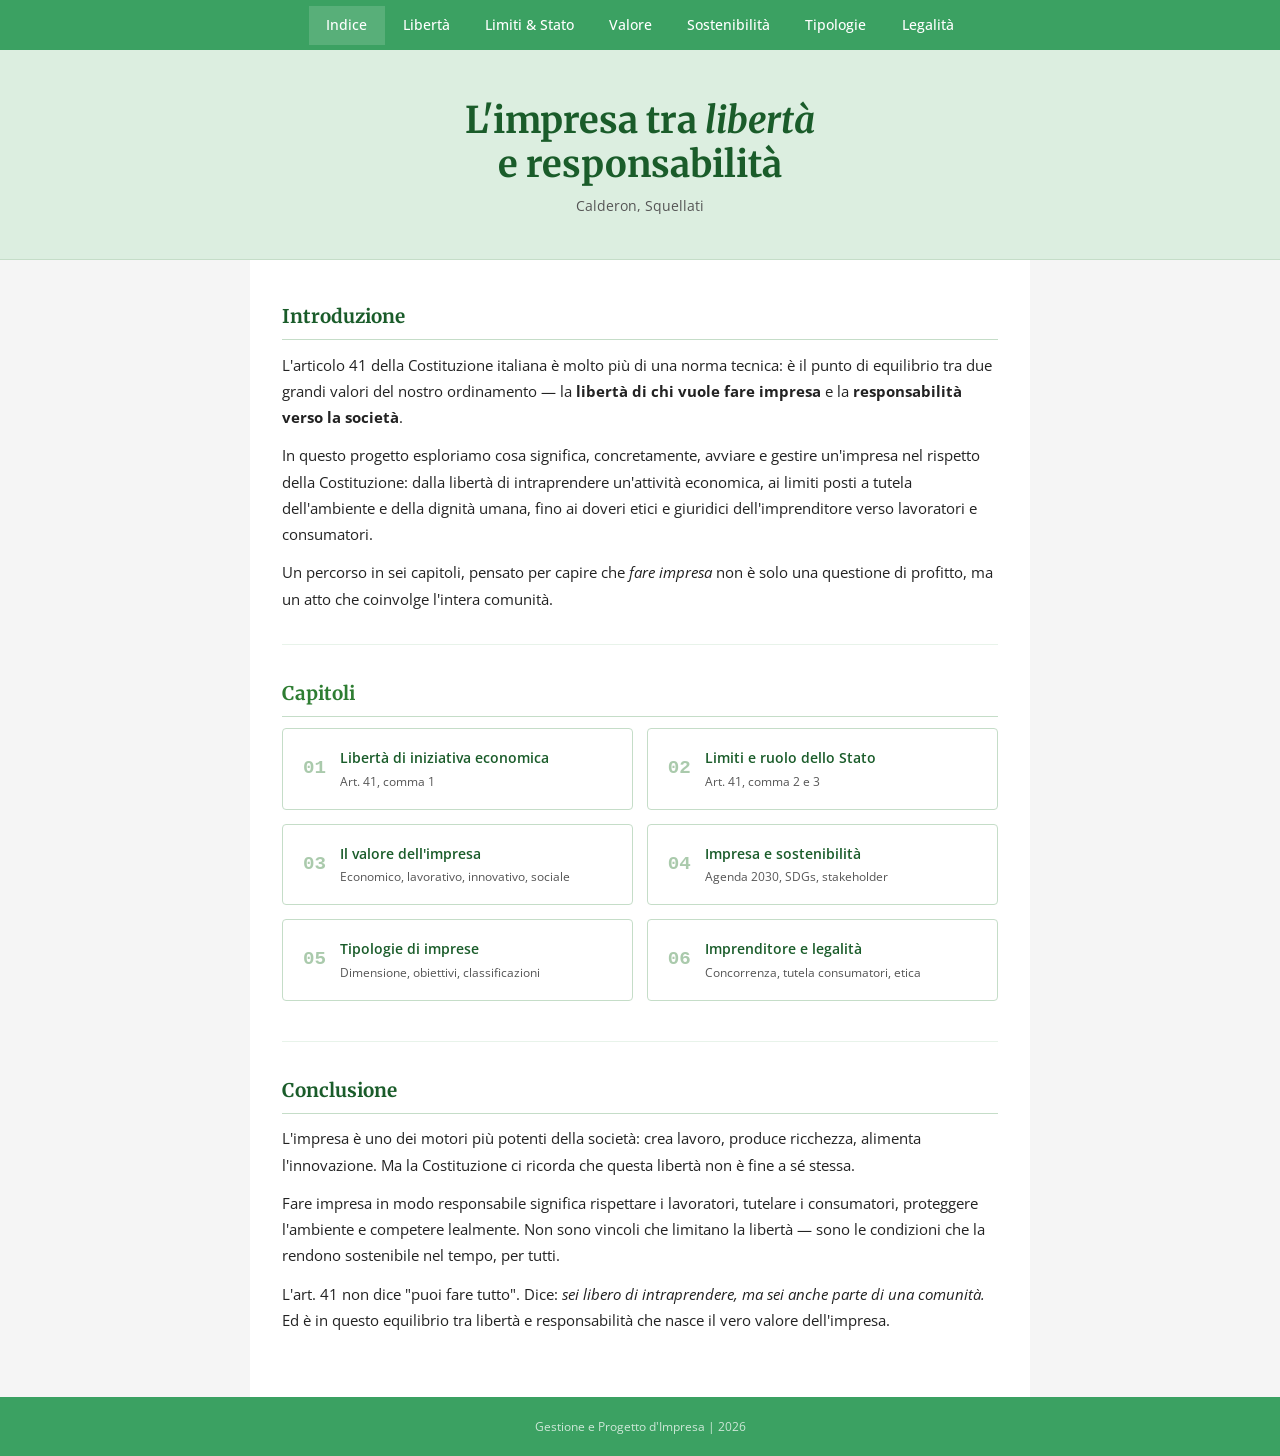
<file: index.html>
<!DOCTYPE html>
<html lang="it">
<head>
  <meta charset="UTF-8" />
  <meta name="viewport" content="width=device-width, initial-scale=1.0" />
  <title>Progetto — Indice</title>
  <link rel="stylesheet" href="style.css" />
</head>
<body>

<header class="navbar">
  <div class="logo">&#9670;&nbsp;Art. 41 &amp; <span>L'Impresa</span></div>
  <nav>
    <a href="index.html" class="active">Indice</a>
    <a href="liberta-iniziativa.html">Libertà</a>
    <a href="limiti-stato.html">Limiti &amp; Stato</a>
    <a href="valore-impresa.html">Valore</a>
    <a href="sostenibilita.html">Sostenibilità</a>
    <a href="tipologie-imprese.html">Tipologie</a>
    <a href="legalita.html">Legalità</a>
  </nav>
</header>

<div class="page">

  <section class="hero">
    <div class="hero-grid"></div>
    <!-- TITOLO PRINCIPALE — modifica se necessario -->
    <h1>L'impresa tra <em>libertà</em><br>e responsabilità</h1>
    <p class="subtitle">Calderon, Squellati</p>
  </section>

  <main class="content">

    <!-- INTRODUZIONE GENERALE -->
    <h2 class="section-title">Introduzione</h2>
    <p>L'articolo 41 della Costituzione italiana è molto più di una norma tecnica: è il punto di equilibrio tra due grandi valori del nostro ordinamento — la <strong>libertà di chi vuole fare impresa</strong> e la <strong>responsabilità verso la società</strong>.</p>
    <p style="margin-top:.75rem;">In questo progetto esploriamo cosa significa, concretamente, avviare e gestire un'impresa nel rispetto della Costituzione: dalla libertà di intraprendere un'attività economica, ai limiti posti a tutela dell'ambiente e della dignità umana, fino ai doveri etici e giuridici dell'imprenditore verso lavoratori e consumatori.</p>
    <p style="margin-top:.75rem;">Un percorso in sei capitoli, pensato per capire che <em>fare impresa</em> non è solo una questione di profitto, ma un atto che coinvolge l'intera comunità.</p>

    <hr class="sep" />

    <h2 class="section-title alt">Capitoli</h2>
    <div class="nav-cards">

      <a href="liberta-iniziativa.html" class="nav-card">
        <div class="nav-card-num">01</div>
        <div class="nav-card-text">
          <h3>Libertà di iniziativa economica</h3>
          <p>Art. 41, comma 1</p>
        </div>
      </a>

      <a href="limiti-stato.html" class="nav-card">
        <div class="nav-card-num">02</div>
        <div class="nav-card-text">
          <h3>Limiti e ruolo dello Stato</h3>
          <p>Art. 41, comma 2 e 3</p>
        </div>
      </a>

      <a href="valore-impresa.html" class="nav-card">
        <div class="nav-card-num">03</div>
        <div class="nav-card-text">
          <h3>Il valore dell'impresa</h3>
          <p>Economico, lavorativo, innovativo, sociale</p>
        </div>
      </a>

      <a href="sostenibilita.html" class="nav-card">
        <div class="nav-card-num">04</div>
        <div class="nav-card-text">
          <h3>Impresa e sostenibilità</h3>
          <p>Agenda 2030, SDGs, stakeholder</p>
        </div>
      </a>

      <a href="tipologie-imprese.html" class="nav-card">
        <div class="nav-card-num">05</div>
        <div class="nav-card-text">
          <h3>Tipologie di imprese</h3>
          <p>Dimensione, obiettivi, classificazioni</p>
        </div>
      </a>

      <a href="legalita.html" class="nav-card">
        <div class="nav-card-num">06</div>
        <div class="nav-card-text">
          <h3>Imprenditore e legalità</h3>
          <p>Concorrenza, tutela consumatori, etica</p>
        </div>
      </a>

    </div>

    <!-- CONCLUSIONE (opzionale) -->
    <hr class="sep" />
    <h2 class="section-title">Conclusione</h2>
    <p>L'impresa è uno dei motori più potenti della società: crea lavoro, produce ricchezza, alimenta l'innovazione. Ma la Costituzione ci ricorda che questa libertà non è fine a sé stessa.</p>
    <p style="margin-top:.75rem;">Fare impresa in modo responsabile significa rispettare i lavoratori, tutelare i consumatori, proteggere l'ambiente e competere lealmente. Non sono vincoli che limitano la libertà — sono le condizioni che la rendono sostenibile nel tempo, per tutti.</p>
    <p style="margin-top:.75rem;">L'art. 41 non dice "puoi fare tutto". Dice: <em>sei libero di intraprendere, ma sei anche parte di una comunità.</em> Ed è in questo equilibrio tra libertà e responsabilità che nasce il vero valore dell'impresa.</p>

  </main>

  <footer>
    <p> Gestione e Progetto d'Impresa | 2026</p>
  </footer>
</div>
</body>
</html>
</file>
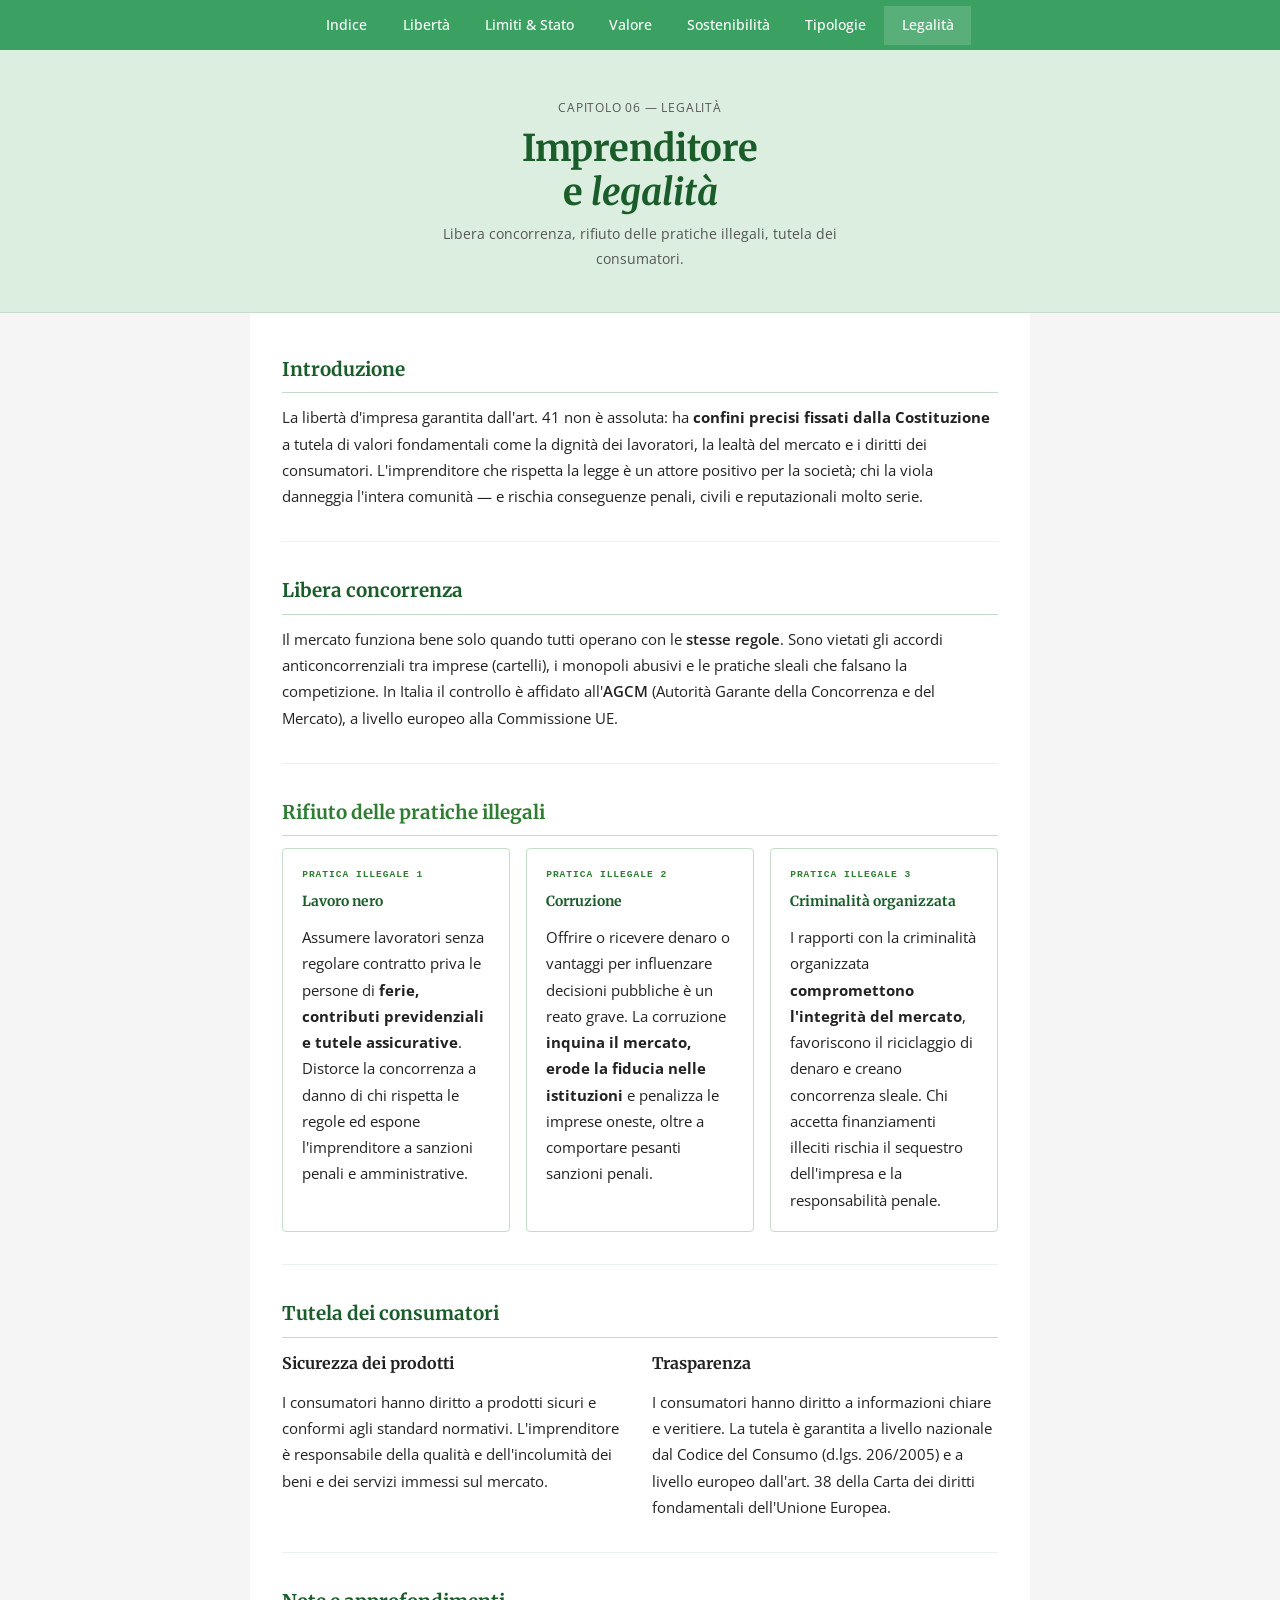
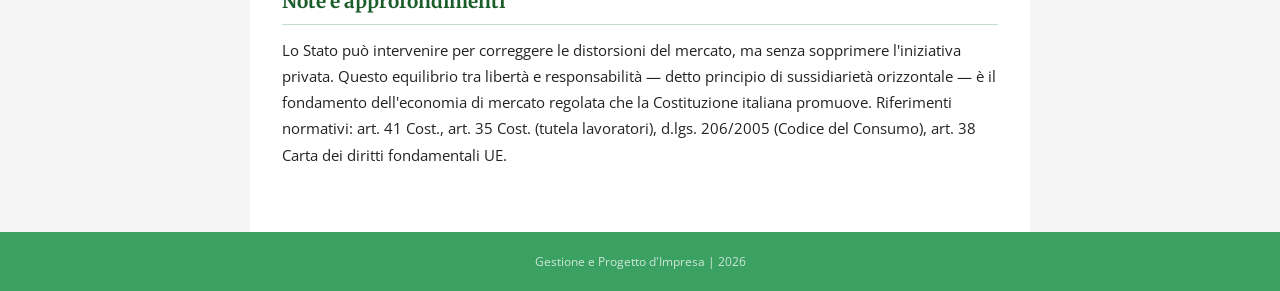
<file: legalita.html>
<!DOCTYPE html>
<html lang="it">
<head>
  <meta charset="UTF-8" />
  <meta name="viewport" content="width=device-width, initial-scale=1.0" />
  <title>Imprenditore e legalità</title>
  <link rel="stylesheet" href="style.css" />
</head>
<body>

<header class="navbar">
  <div class="logo">&#9670;&nbsp;Art. 41 &amp; <span>L'Impresa</span></div>
  <nav>
    <a href="index.html">Indice</a>
    <a href="liberta-iniziativa.html">Libertà</a>
    <a href="limiti-stato.html">Limiti &amp; Stato</a>
    <a href="valore-impresa.html">Valore</a>
    <a href="sostenibilita.html">Sostenibilità</a>
    <a href="tipologie-imprese.html">Tipologie</a>
    <a href="legalita.html" class="active">Legalità</a>
  </nav>
</header>

<div class="page">

  <section class="hero">
    <div class="hero-grid"></div>
    <div class="hero-tag">Capitolo 06 &mdash; Legalità</div>
    <h1>Imprenditore<br>e <em>legalità</em></h1>
    <p class="subtitle">Libera concorrenza, rifiuto delle pratiche illegali, tutela dei consumatori.</p>
  </section>

  <main class="content">

    <!-- INTRODUZIONE -->
    <h2 class="section-title">Introduzione</h2>
    <p>La libertà d'impresa garantita dall'art. 41 non è assoluta: ha <strong>confini precisi fissati dalla Costituzione</strong> a tutela di valori fondamentali come la dignità dei lavoratori, la lealtà del mercato e i diritti dei consumatori. L'imprenditore che rispetta la legge è un attore positivo per la società; chi la viola danneggia l'intera comunità — e rischia conseguenze penali, civili e reputazionali molto serie.</p>

    <hr class="sep" />

    <!-- LIBERA CONCORRENZA -->
    <h2 class="section-title">Libera concorrenza</h2>
    <div class="section-body">
      <p>Il mercato funziona bene solo quando tutti operano con le <strong>stesse regole</strong>. Sono vietati gli accordi anticoncorrenziali tra imprese (cartelli), i monopoli abusivi e le pratiche sleali che falsano la competizione. In Italia il controllo è affidato all'<strong>AGCM</strong> (Autorità Garante della Concorrenza e del Mercato), a livello europeo alla Commissione UE.</p>
    </div>

    <hr class="sep" />

    <!-- PRATICHE ILLEGALI DA RIFIUTARE -->
    <h2 class="section-title alt">Rifiuto delle pratiche illegali</h2>
    <div class="cards">

      <div class="card">
        <span class="card-label">Pratica illegale 1</span>
        <h3>Lavoro nero</h3>
        <p>Assumere lavoratori senza regolare contratto priva le persone di <strong>ferie, contributi previdenziali e tutele assicurative</strong>. Distorce la concorrenza a danno di chi rispetta le regole ed espone l'imprenditore a sanzioni penali e amministrative.</p>
      </div>

      <div class="card">
        <span class="card-label">Pratica illegale 2</span>
        <h3>Corruzione</h3>
        <p>Offrire o ricevere denaro o vantaggi per influenzare decisioni pubbliche è un reato grave. La corruzione <strong>inquina il mercato, erode la fiducia nelle istituzioni</strong> e penalizza le imprese oneste, oltre a comportare pesanti sanzioni penali.</p>
      </div>

      <div class="card">
        <span class="card-label">Pratica illegale 3</span>
        <h3>Criminalità organizzata</h3>
        <p>I rapporti con la criminalità organizzata <strong>compromettono l'integrità del mercato</strong>, favoriscono il riciclaggio di denaro e creano concorrenza sleale. Chi accetta finanziamenti illeciti rischia il sequestro dell'impresa e la responsabilità penale.</p>
      </div>

    </div>

    <hr class="sep" />

    <!-- TUTELA DEI CONSUMATORI -->
    <h2 class="section-title">Tutela dei consumatori</h2>
    <div class="two-col">
      <div>
        <h3 style="font-family:var(--ff-head);font-weight:700;font-size:1rem;margin-bottom:.75rem;">Sicurezza dei prodotti</h3>
        <p>I consumatori hanno diritto a prodotti sicuri e conformi agli standard normativi. L'imprenditore è responsabile della qualità e dell'incolumità dei beni e dei servizi immessi sul mercato.</p>
      </div>
      <div>
        <h3 style="font-family:var(--ff-head);font-weight:700;font-size:1rem;margin-bottom:.75rem;">Trasparenza</h3>
        <p>I consumatori hanno diritto a informazioni chiare e veritiere. La tutela è garantita a livello nazionale dal Codice del Consumo (d.lgs. 206/2005) e a livello europeo dall'art. 38 della Carta dei diritti fondamentali dell'Unione Europea.</p>
      </div>
    </div>

    <hr class="sep" />

    <!-- NOTE -->
    <h2 class="section-title">Note e approfondimenti</h2>
    <p>Lo Stato può intervenire per correggere le distorsioni del mercato, ma senza sopprimere l'iniziativa privata. Questo equilibrio tra libertà e responsabilità — detto principio di sussidiarietà orizzontale — è il fondamento dell'economia di mercato regolata che la Costituzione italiana promuove. Riferimenti normativi: art. 41 Cost., art. 35 Cost. (tutela lavoratori), d.lgs. 206/2005 (Codice del Consumo), art. 38 Carta dei diritti fondamentali UE.</p>

  </main>

  <footer>
    <p> Gestione e Progetto d'Impresa | 2026</p>
  </footer>
</div>
</body>
</html>
</file>
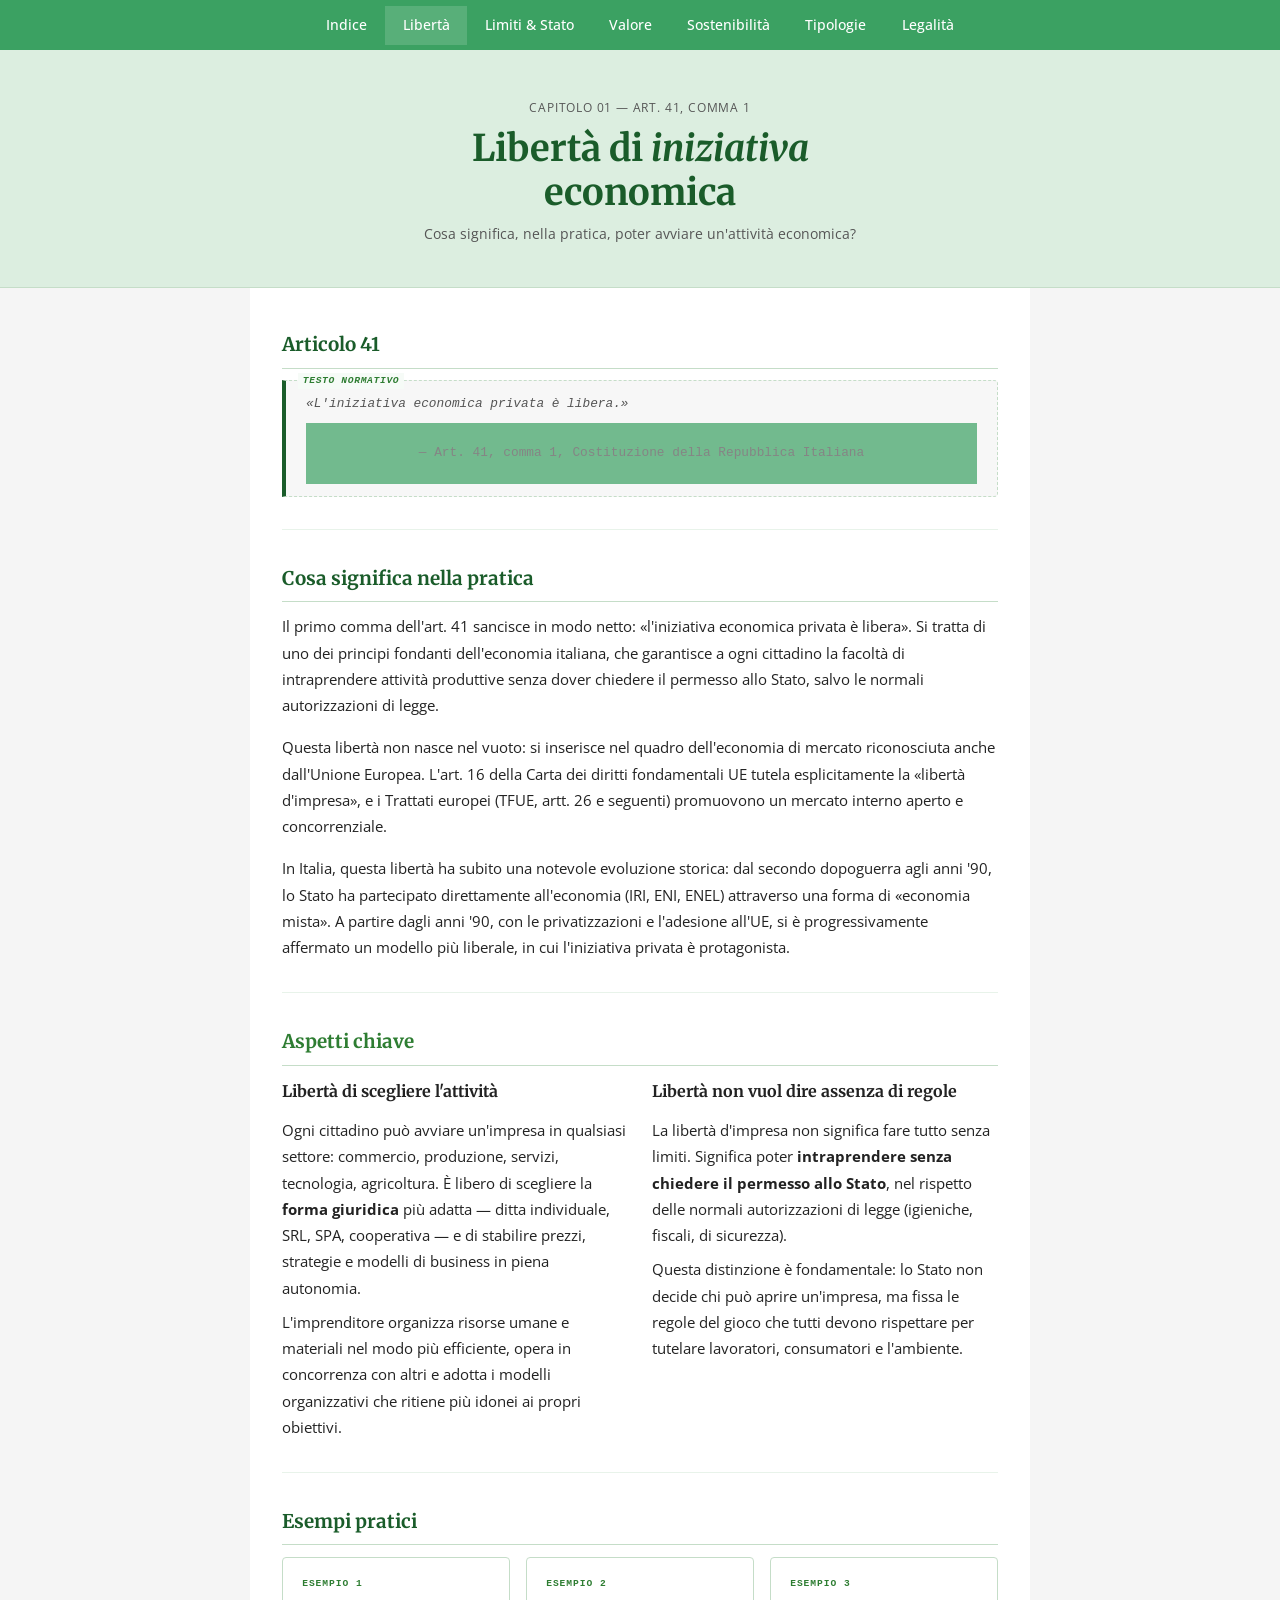
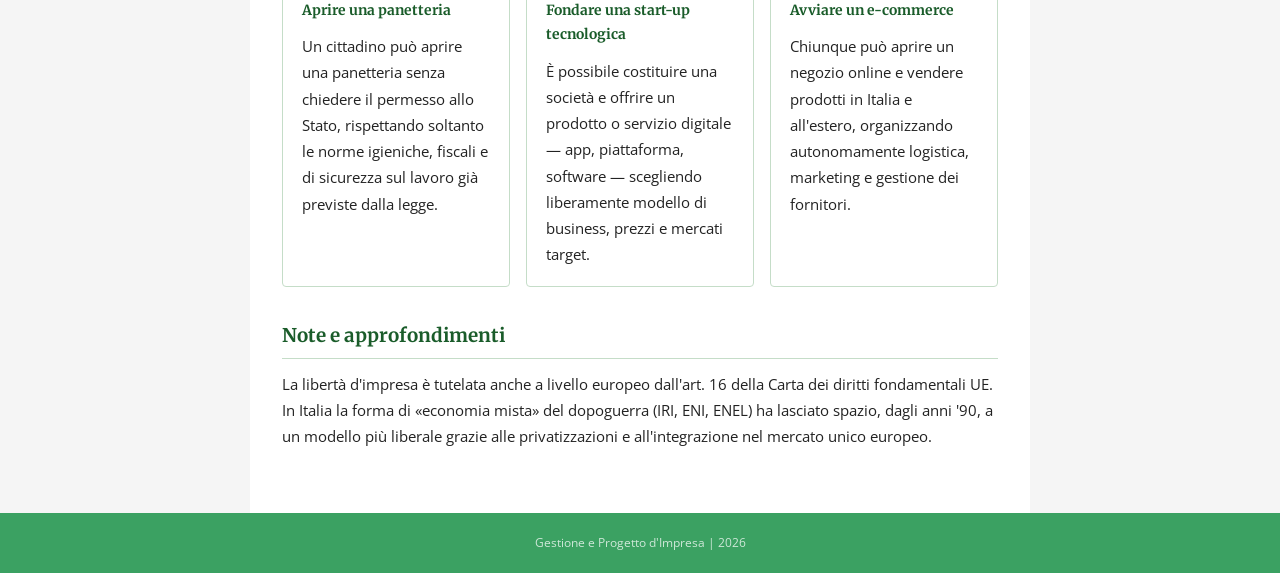
<file: liberta-iniziativa.html>
<!DOCTYPE html>
<html lang="it">
<head>
  <meta charset="UTF-8" />
  <meta name="viewport" content="width=device-width, initial-scale=1.0" />
  <title>Libertà di iniziativa economica</title>
  <link rel="stylesheet" href="style.css" />
</head>
<body>

<header class="navbar">
  <div class="logo">&#9670;&nbsp;Art. 41 &amp; <span>L'Impresa</span></div>
  <nav>
    <a href="index.html">Indice</a>
    <a href="liberta-iniziativa.html" class="active">Libertà</a>
    <a href="limiti-stato.html">Limiti &amp; Stato</a>
    <a href="valore-impresa.html">Valore</a>
    <a href="sostenibilita.html">Sostenibilità</a>
    <a href="tipologie-imprese.html">Tipologie</a>
    <a href="legalita.html">Legalità</a>
  </nav>
</header>

<div class="page">

  <section class="hero">
    <div class="hero-grid"></div>
    <div class="hero-tag">Capitolo 01 &mdash; Art. 41, comma 1</div>
    <h1>Libertà di <em>iniziativa</em><br>economica</h1>
    <p class="subtitle">Cosa significa, nella pratica, poter avviare un'attività economica?</p>
  </section>

  <main class="content">

    <!-- SEZIONE 1 -->
    <h2 class="section-title">Articolo 41</h2>
    <blockquote class="placeholder" data-label="Testo normativo" style="font-style:italic;border-left:4px solid var(--accent,#c00);padding:.75rem 1.25rem;margin:0;background:rgba(0,0,0,.03);border-radius:0 4px 4px 0;">
      «L'iniziativa economica privata è libera.»
      <footer style="margin-top:.5rem;font-style:normal;font-size:.8rem;opacity:.7;">— Art. 41, comma 1, Costituzione della Repubblica Italiana</footer>
    </blockquote>

    <hr class="sep" />

    <!-- SEZIONE 2 -->
    <h2 class="section-title">Cosa significa nella pratica</h2>
    <div class="section-body">
      <p>Il primo comma dell'art. 41 sancisce in modo netto: «l'iniziativa economica privata è libera». Si tratta di uno dei principi fondanti dell'economia italiana, che garantisce a ogni cittadino la facoltà di intraprendere attività produttive senza dover chiedere il permesso allo Stato, salvo le normali autorizzazioni di legge.</p>
      <p style="margin-top:.75rem;">Questa libertà non nasce nel vuoto: si inserisce nel quadro dell'economia di mercato riconosciuta anche dall'Unione Europea. L'art. 16 della Carta dei diritti fondamentali UE tutela esplicitamente la «libertà d'impresa», e i Trattati europei (TFUE, artt. 26 e seguenti) promuovono un mercato interno aperto e concorrenziale.</p>
      <p style="margin-top:.75rem;">In Italia, questa libertà ha subito una notevole evoluzione storica: dal secondo dopoguerra agli anni '90, lo Stato ha partecipato direttamente all'economia (IRI, ENI, ENEL) attraverso una forma di «economia mista». A partire dagli anni '90, con le privatizzazioni e l'adesione all'UE, si è progressivamente affermato un modello più liberale, in cui l'iniziativa privata è protagonista.</p>
    </div>

    <hr class="sep" />

    <!-- SEZIONE 3: due colonne per due sotto-argomenti -->
    <h2 class="section-title alt">Aspetti chiave</h2>
    <div class="two-col">
      <div>
        <h3 style="font-family:var(--ff-head);font-weight:700;font-size:1rem;margin-bottom:0.75rem;">Libertà di scegliere l'attività</h3>
        <p>Ogni cittadino può avviare un'impresa in qualsiasi settore: commercio, produzione, servizi, tecnologia, agricoltura. È libero di scegliere la <strong>forma giuridica</strong> più adatta — ditta individuale, SRL, SPA, cooperativa — e di stabilire prezzi, strategie e modelli di business in piena autonomia.</p>
        <p style="margin-top:.5rem;">L'imprenditore organizza risorse umane e materiali nel modo più efficiente, opera in concorrenza con altri e adotta i modelli organizzativi che ritiene più idonei ai propri obiettivi.</p>
      </div>
      <div>
        <h3 style="font-family:var(--ff-head);font-weight:700;font-size:1rem;margin-bottom:0.75rem;">Libertà non vuol dire assenza di regole</h3>
        <p>La libertà d'impresa non significa fare tutto senza limiti. Significa poter <strong>intraprendere senza chiedere il permesso allo Stato</strong>, nel rispetto delle normali autorizzazioni di legge (igieniche, fiscali, di sicurezza).</p>
        <p style="margin-top:.5rem;">Questa distinzione è fondamentale: lo Stato non decide chi può aprire un'impresa, ma fissa le regole del gioco che tutti devono rispettare per tutelare lavoratori, consumatori e l'ambiente.</p>
      </div>
    </div>

    <hr class="sep" />

    <!-- SEZIONE 4 -->
    <h2 class="section-title">Esempi pratici</h2>
    <div class="cards">
      <div class="card">
        <span class="card-label">Esempio 1</span>
        <h3>Aprire una panetteria</h3>
        <p>Un cittadino può aprire una panetteria senza chiedere il permesso allo Stato, rispettando soltanto le norme igieniche, fiscali e di sicurezza sul lavoro già previste dalla legge.</p>
      </div>
      <div class="card">
        <span class="card-label">Esempio 2</span>
        <h3>Fondare una start-up tecnologica</h3>
        <p>È possibile costituire una società e offrire un prodotto o servizio digitale — app, piattaforma, software — scegliendo liberamente modello di business, prezzi e mercati target.</p>
      </div>
      <div class="card">
        <span class="card-label">Esempio 3</span>
        <h3>Avviare un e-commerce</h3>
        <p>Chiunque può aprire un negozio online e vendere prodotti in Italia e all'estero, organizzando autonomamente logistica, marketing e gestione dei fornitori.</p>
      </div>
    </div>

    <!-- APPROFONDIMENTO / NOTE AGGIUNTIVE -->
    <h2 class="section-title">Note e approfondimenti</h2>
    <p>La libertà d'impresa è tutelata anche a livello europeo dall'art. 16 della Carta dei diritti fondamentali UE. In Italia la forma di «economia mista» del dopoguerra (IRI, ENI, ENEL) ha lasciato spazio, dagli anni '90, a un modello più liberale grazie alle privatizzazioni e all'integrazione nel mercato unico europeo.</p>

  </main>

  <footer>
    <p> Gestione e Progetto d'Impresa | 2026</p>
  </footer>
</div>
</body>
</html>
</file>
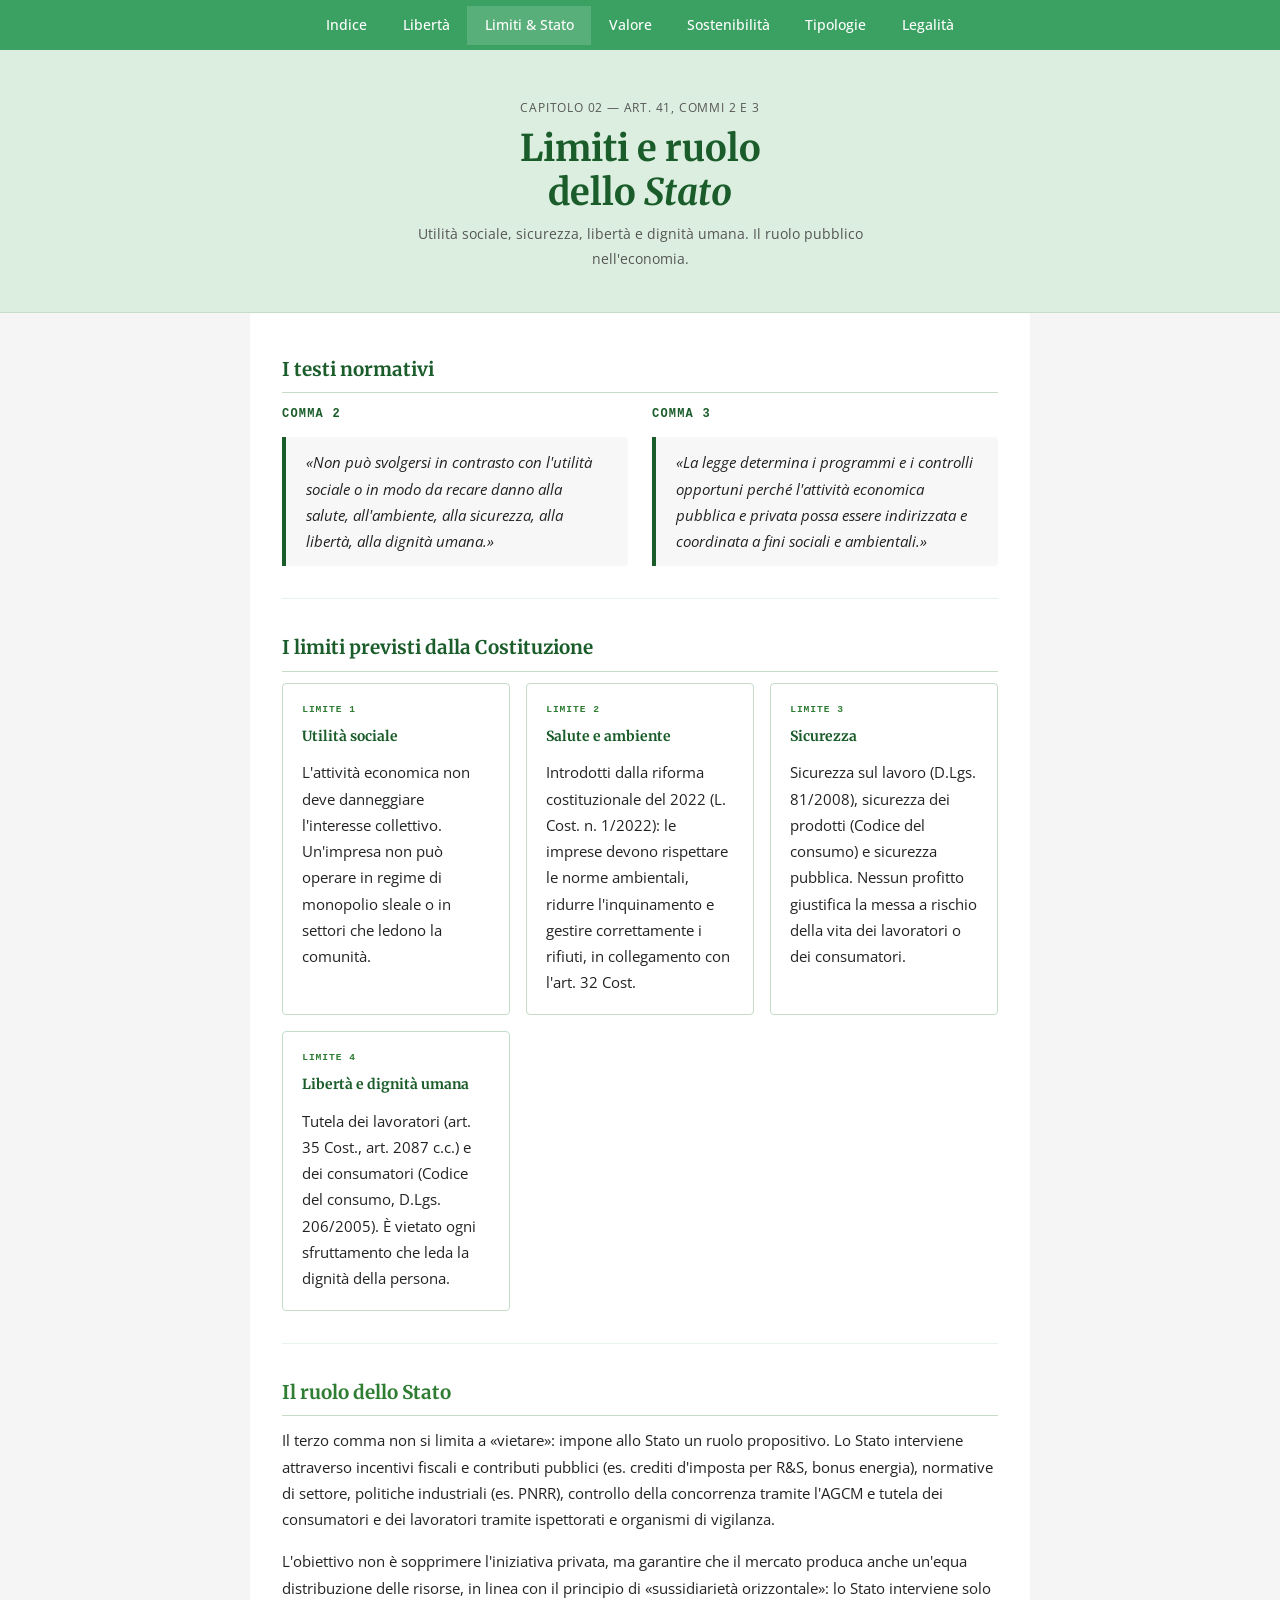
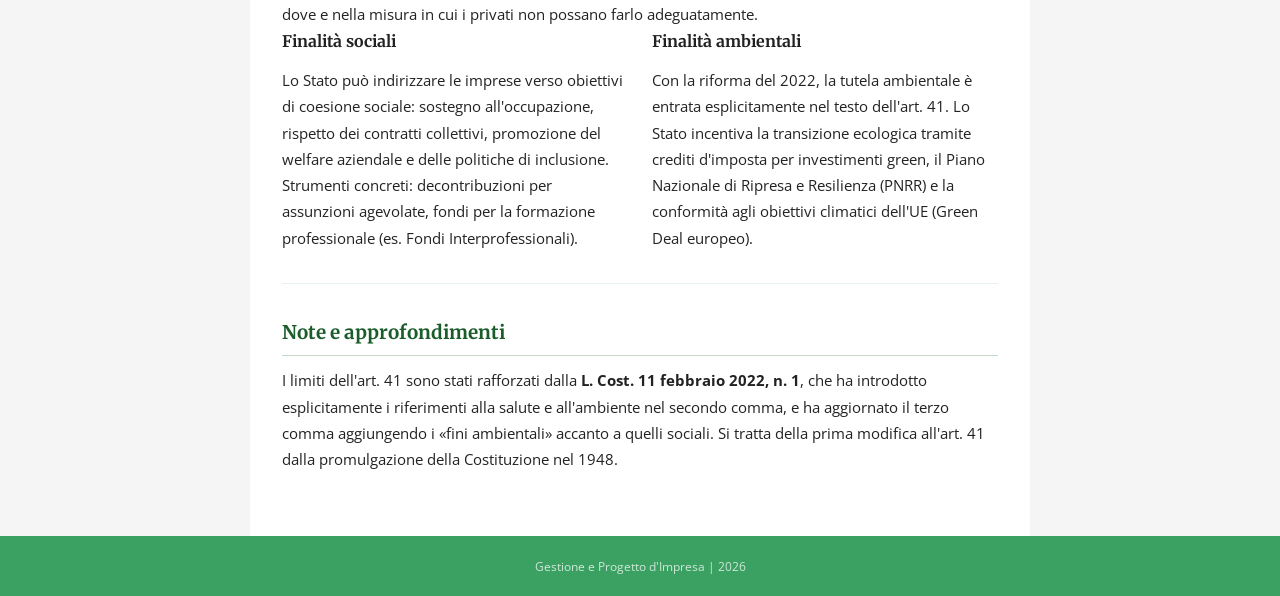
<file: limiti-stato.html>
<!DOCTYPE html>
<html lang="it">
<head>
  <meta charset="UTF-8" />
  <meta name="viewport" content="width=device-width, initial-scale=1.0" />
  <title>Limiti e ruolo dello Stato</title>
  <link rel="stylesheet" href="style.css" />
</head>
<body>

<header class="navbar">
  <div class="logo">&#9670;&nbsp;Art. 41 &amp; <span>L'Impresa</span></div>
  <nav>
    <a href="index.html">Indice</a>
    <a href="liberta-iniziativa.html">Libertà</a>
    <a href="limiti-stato.html" class="active">Limiti &amp; Stato</a>
    <a href="valore-impresa.html">Valore</a>
    <a href="sostenibilita.html">Sostenibilità</a>
    <a href="tipologie-imprese.html">Tipologie</a>
    <a href="legalita.html">Legalità</a>
  </nav>
</header>

<div class="page">

  <section class="hero">
    <div class="hero-grid"></div>
    <div class="hero-tag">Capitolo 02 &mdash; Art. 41, commi 2 e 3</div>
    <h1>Limiti e ruolo<br>dello <em>Stato</em></h1>
    <p class="subtitle">Utilità sociale, sicurezza, libertà e dignità umana. Il ruolo pubblico nell'economia.</p>
  </section>

  <main class="content">

    <!-- TESTO DEI COMMI -->
    <h2 class="section-title">I testi normativi</h2>
    <div class="two-col">
      <div>
        <h3 style="font-family:var(--ff-mono);font-size:0.75rem;color:var(--accent);letter-spacing:.1em;text-transform:uppercase;margin-bottom:.75rem;">Comma 2</h3>
        <blockquote style="font-style:italic;border-left:4px solid var(--accent,#c00);padding:.75rem 1.25rem;margin:0;background:rgba(0,0,0,.03);border-radius:0 4px 4px 0;">
          «Non può svolgersi in contrasto con l'utilità sociale o in modo da recare danno alla salute, all'ambiente, alla sicurezza, alla libertà, alla dignità umana.»
        </blockquote>
      </div>
      <div>
        <h3 style="font-family:var(--ff-mono);font-size:0.75rem;color:var(--accent);letter-spacing:.1em;text-transform:uppercase;margin-bottom:.75rem;">Comma 3</h3>
        <blockquote style="font-style:italic;border-left:4px solid var(--accent,#c00);padding:.75rem 1.25rem;margin:0;background:rgba(0,0,0,.03);border-radius:0 4px 4px 0;">
          «La legge determina i programmi e i controlli opportuni perché l'attività economica pubblica e privata possa essere indirizzata e coordinata a fini sociali e ambientali.»
        </blockquote>
      </div>
    </div>

    <hr class="sep" />

    <!-- I LIMITI PREVISTI -->
    <h2 class="section-title">I limiti previsti dalla Costituzione</h2>
    <div class="cards">
      <div class="card">
        <span class="card-label">Limite 1</span>
        <h3>Utilità sociale</h3>
        <p>L'attività economica non deve danneggiare l'interesse collettivo. Un'impresa non può operare in regime di monopolio sleale o in settori che ledono la comunità.</p>
      </div>
      <div class="card">
        <span class="card-label">Limite 2</span>
        <h3>Salute e ambiente</h3>
        <p>Introdotti dalla riforma costituzionale del 2022 (L. Cost. n. 1/2022): le imprese devono rispettare le norme ambientali, ridurre l'inquinamento e gestire correttamente i rifiuti, in collegamento con l'art. 32 Cost.</p>
      </div>
      <div class="card">
        <span class="card-label">Limite 3</span>
        <h3>Sicurezza</h3>
        <p>Sicurezza sul lavoro (D.Lgs. 81/2008), sicurezza dei prodotti (Codice del consumo) e sicurezza pubblica. Nessun profitto giustifica la messa a rischio della vita dei lavoratori o dei consumatori.</p>
      </div>
      <div class="card">
        <span class="card-label">Limite 4</span>
        <h3>Libertà e dignità umana</h3>
        <p>Tutela dei lavoratori (art. 35 Cost., art. 2087 c.c.) e dei consumatori (Codice del consumo, D.Lgs. 206/2005). È vietato ogni sfruttamento che leda la dignità della persona.</p>
      </div>
    </div>

    <hr class="sep" />

    <!-- RUOLO DELLO STATO -->
    <h2 class="section-title alt">Il ruolo dello Stato</h2>
    <div class="section-body">
      <p>Il terzo comma non si limita a «vietare»: impone allo Stato un ruolo propositivo. Lo Stato interviene attraverso incentivi fiscali e contributi pubblici (es. crediti d'imposta per R&amp;S, bonus energia), normative di settore, politiche industriali (es. PNRR), controllo della concorrenza tramite l'AGCM e tutela dei consumatori e dei lavoratori tramite ispettorati e organismi di vigilanza.</p>
      <p style="margin-top:.75rem;">L'obiettivo non è sopprimere l'iniziativa privata, ma garantire che il mercato produca anche un'equa distribuzione delle risorse, in linea con il principio di «sussidiarietà orizzontale»: lo Stato interviene solo dove e nella misura in cui i privati non possano farlo adeguatamente.</p>
    </div>

    <div class="two-col">
      <div>
        <h3 style="font-family:var(--ff-head);font-weight:700;font-size:1rem;margin-bottom:.75rem;">Finalità sociali</h3>
        <p>Lo Stato può indirizzare le imprese verso obiettivi di coesione sociale: sostegno all'occupazione, rispetto dei contratti collettivi, promozione del welfare aziendale e delle politiche di inclusione. Strumenti concreti: decontribuzioni per assunzioni agevolate, fondi per la formazione professionale (es. Fondi Interprofessionali).</p>
      </div>
      <div>
        <h3 style="font-family:var(--ff-head);font-weight:700;font-size:1rem;margin-bottom:.75rem;">Finalità ambientali</h3>
        <p>Con la riforma del 2022, la tutela ambientale è entrata esplicitamente nel testo dell'art. 41. Lo Stato incentiva la transizione ecologica tramite crediti d'imposta per investimenti green, il Piano Nazionale di Ripresa e Resilienza (PNRR) e la conformità agli obiettivi climatici dell'UE (Green Deal europeo).</p>
      </div>
    </div>

    <hr class="sep" />

    <!-- NOTE -->
    <h2 class="section-title">Note e approfondimenti</h2>
    <p>I limiti dell'art. 41 sono stati rafforzati dalla <strong>L. Cost. 11 febbraio 2022, n. 1</strong>, che ha introdotto esplicitamente i riferimenti alla salute e all'ambiente nel secondo comma, e ha aggiornato il terzo comma aggiungendo i «fini ambientali» accanto a quelli sociali. Si tratta della prima modifica all'art. 41 dalla promulgazione della Costituzione nel 1948.</p>

  </main>

  <footer>
    <p> Gestione e Progetto d'Impresa | 2026</p>
  </footer>
</div>
</body>
</html>
</file>
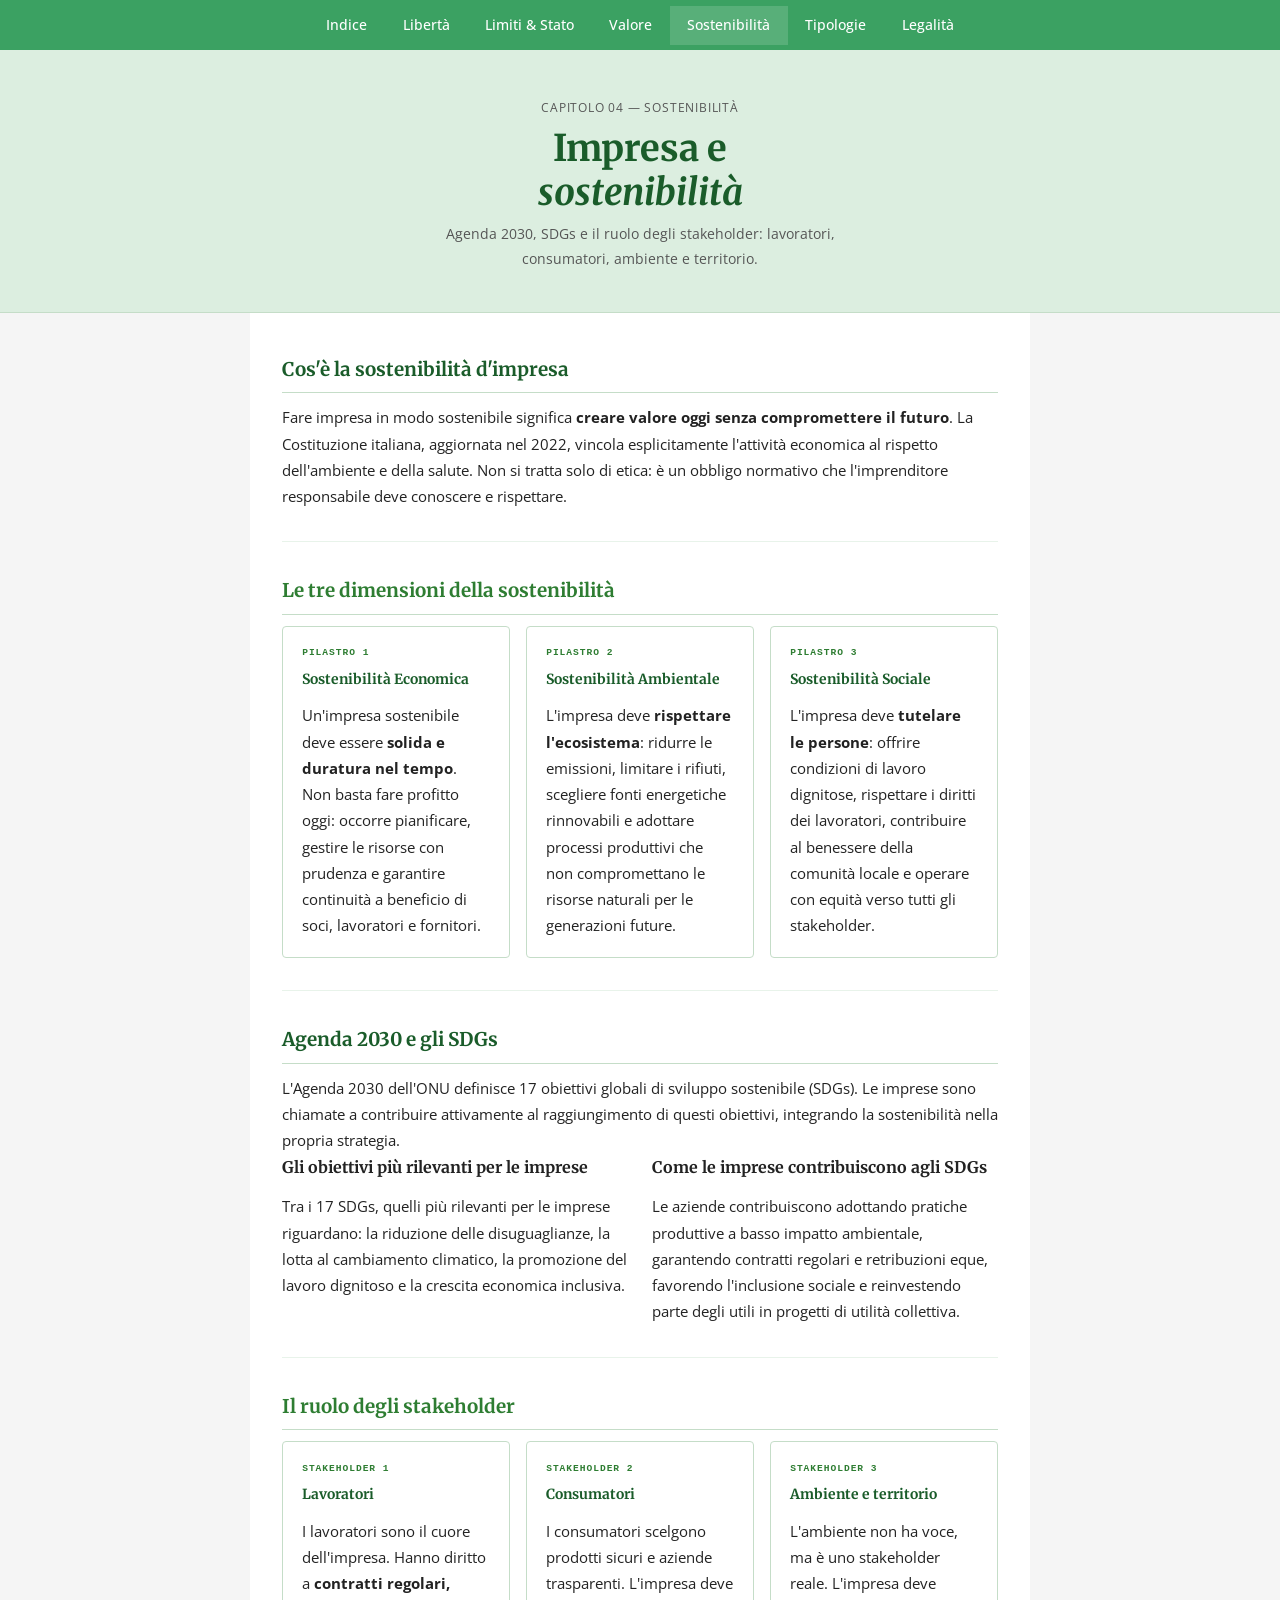
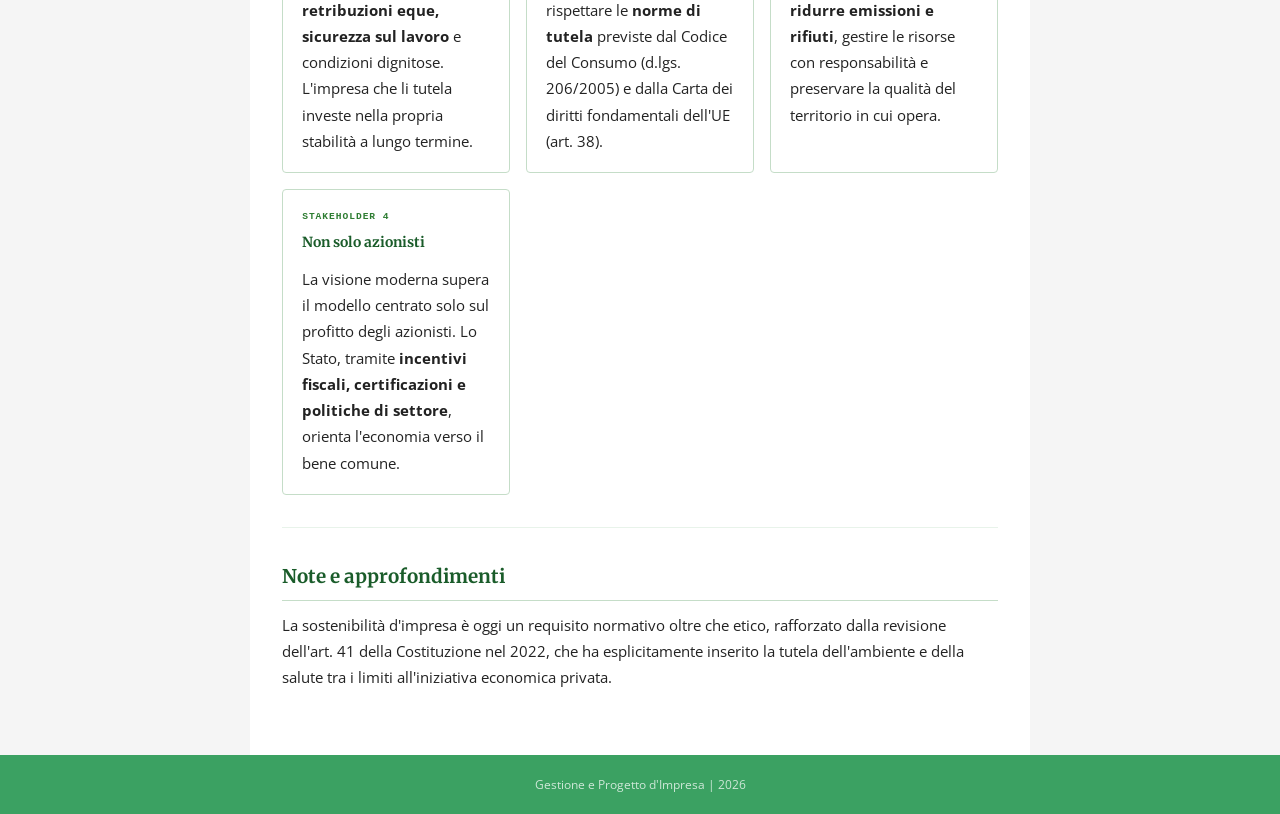
<file: sostenibilita.html>
<!DOCTYPE html>
<html lang="it">
<head>
  <meta charset="UTF-8" />
  <meta name="viewport" content="width=device-width, initial-scale=1.0" />
  <title>Impresa e sostenibilità</title>
  <link rel="stylesheet" href="style.css" />
</head>
<body>

<header class="navbar">
  <div class="logo">&#9670;&nbsp;Art. 41 &amp; <span>L'Impresa</span></div>
  <nav>
    <a href="index.html">Indice</a>
    <a href="liberta-iniziativa.html">Libertà</a>
    <a href="limiti-stato.html">Limiti &amp; Stato</a>
    <a href="valore-impresa.html">Valore</a>
    <a href="sostenibilita.html" class="active">Sostenibilità</a>
    <a href="tipologie-imprese.html">Tipologie</a>
    <a href="legalita.html">Legalità</a>
  </nav>
</header>

<div class="page">

  <section class="hero">
    <div class="hero-grid"></div>
    <div class="hero-tag">Capitolo 04 &mdash; Sostenibilità</div>
    <h1>Impresa e<br><em>sostenibilità</em></h1>
    <p class="subtitle">Agenda 2030, SDGs e il ruolo degli stakeholder: lavoratori, consumatori, ambiente e territorio.</p>
  </section>

  <main class="content">

    <!-- INTRODUZIONE -->
    <h2 class="section-title">Cos'è la sostenibilità d'impresa</h2>
    <p>Fare impresa in modo sostenibile significa <strong>creare valore oggi senza compromettere il futuro</strong>. La Costituzione italiana, aggiornata nel 2022, vincola esplicitamente l'attività economica al rispetto dell'ambiente e della salute. Non si tratta solo di etica: è un obbligo normativo che l'imprenditore responsabile deve conoscere e rispettare.</p>

    <hr class="sep" />

    <!-- TRE PILASTRI -->
    <h2 class="section-title alt">Le tre dimensioni della sostenibilità</h2>
    <div class="cards">

      <div class="card">
        <span class="card-label">Pilastro 1</span>
        <h3>Sostenibilità Economica</h3>
        <p>Un'impresa sostenibile deve essere <strong>solida e duratura nel tempo</strong>. Non basta fare profitto oggi: occorre pianificare, gestire le risorse con prudenza e garantire continuità a beneficio di soci, lavoratori e fornitori.</p>
      </div>

      <div class="card">
        <span class="card-label">Pilastro 2</span>
        <h3>Sostenibilità Ambientale</h3>
        <p>L'impresa deve <strong>rispettare l'ecosistema</strong>: ridurre le emissioni, limitare i rifiuti, scegliere fonti energetiche rinnovabili e adottare processi produttivi che non compromettano le risorse naturali per le generazioni future.</p>
      </div>

      <div class="card">
        <span class="card-label">Pilastro 3</span>
        <h3>Sostenibilità Sociale</h3>
        <p>L'impresa deve <strong>tutelare le persone</strong>: offrire condizioni di lavoro dignitose, rispettare i diritti dei lavoratori, contribuire al benessere della comunità locale e operare con equità verso tutti gli stakeholder.</p>
      </div>

    </div>

    <hr class="sep" />

    <!-- AGENDA 2030 -->
    <h2 class="section-title">Agenda 2030 e gli SDGs</h2>
    <div class="section-body">
      <p>L'Agenda 2030 dell'ONU definisce 17 obiettivi globali di sviluppo sostenibile (SDGs). Le imprese sono chiamate a contribuire attivamente al raggiungimento di questi obiettivi, integrando la sostenibilità nella propria strategia.</p>
    </div>

    <div class="two-col">
      <div>
        <h3 style="font-family:var(--ff-head);font-weight:700;font-size:1rem;margin-bottom:.75rem;">Gli obiettivi più rilevanti per le imprese</h3>
          <p>Tra i 17 SDGs, quelli più rilevanti per le imprese riguardano: la riduzione delle disuguaglianze, la lotta al cambiamento climatico, la promozione del lavoro dignitoso e la crescita economica inclusiva.</p>
      </div>
      <div>
        <h3 style="font-family:var(--ff-head);font-weight:700;font-size:1rem;margin-bottom:.75rem;">Come le imprese contribuiscono agli SDGs</h3>
          <p>Le aziende contribuiscono adottando pratiche produttive a basso impatto ambientale, garantendo contratti regolari e retribuzioni eque, favorendo l'inclusione sociale e reinvestendo parte degli utili in progetti di utilità collettiva.</p>
      </div>
    </div>

    <hr class="sep" />

    <!-- STAKEHOLDER -->
    <h2 class="section-title alt">Il ruolo degli stakeholder</h2>
    <div class="cards">

      <div class="card">
        <span class="card-label">Stakeholder 1</span>
        <h3>Lavoratori</h3>
        <p>I lavoratori sono il cuore dell'impresa. Hanno diritto a <strong>contratti regolari, retribuzioni eque, sicurezza sul lavoro</strong> e condizioni dignitose. L'impresa che li tutela investe nella propria stabilità a lungo termine.</p>
      </div>

      <div class="card">
        <span class="card-label">Stakeholder 2</span>
        <h3>Consumatori</h3>
        <p>I consumatori scelgono prodotti sicuri e aziende trasparenti. L'impresa deve rispettare le <strong>norme di tutela</strong> previste dal Codice del Consumo (d.lgs. 206/2005) e dalla Carta dei diritti fondamentali dell'UE (art. 38).</p>
      </div>

      <div class="card">
        <span class="card-label">Stakeholder 3</span>
        <h3>Ambiente e territorio</h3>
        <p>L'ambiente non ha voce, ma è uno stakeholder reale. L'impresa deve <strong>ridurre emissioni e rifiuti</strong>, gestire le risorse con responsabilità e preservare la qualità del territorio in cui opera.</p>
      </div>

      <div class="card">
        <span class="card-label">Stakeholder 4</span>
        <h3>Non solo azionisti</h3>
        <p>La visione moderna supera il modello centrato solo sul profitto degli azionisti. Lo Stato, tramite <strong>incentivi fiscali, certificazioni e politiche di settore</strong>, orienta l'economia verso il bene comune.</p>
      </div>

    </div>

    <hr class="sep" />

    <!-- NOTE -->
    <h2 class="section-title">Note e approfondimenti</h2>
    <p>La sostenibilità d'impresa è oggi un requisito normativo oltre che etico, rafforzato dalla revisione dell'art. 41 della Costituzione nel 2022, che ha esplicitamente inserito la tutela dell'ambiente e della salute tra i limiti all'iniziativa economica privata.</p>

  </main>

  <footer>
    <p> Gestione e Progetto d'Impresa | 2026</p>
  </footer>
</div>
</body>
</html>
</file>
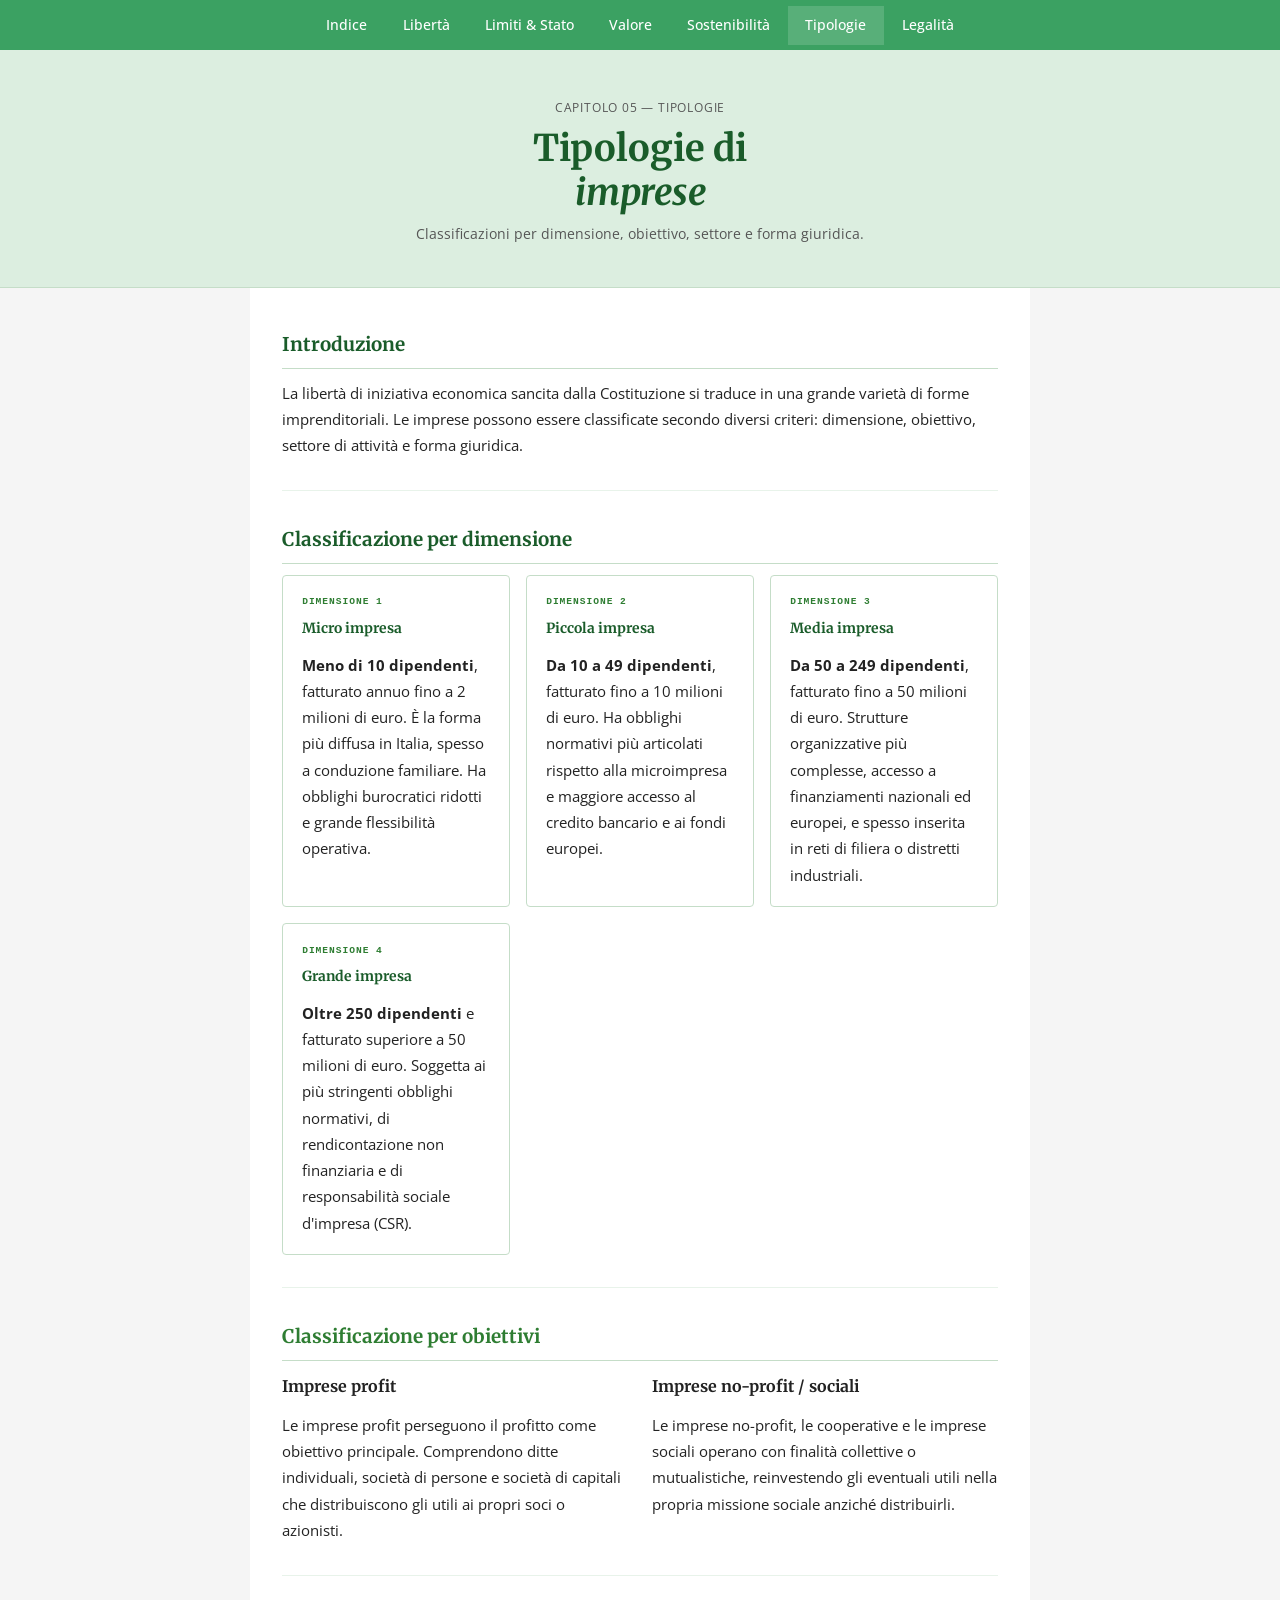
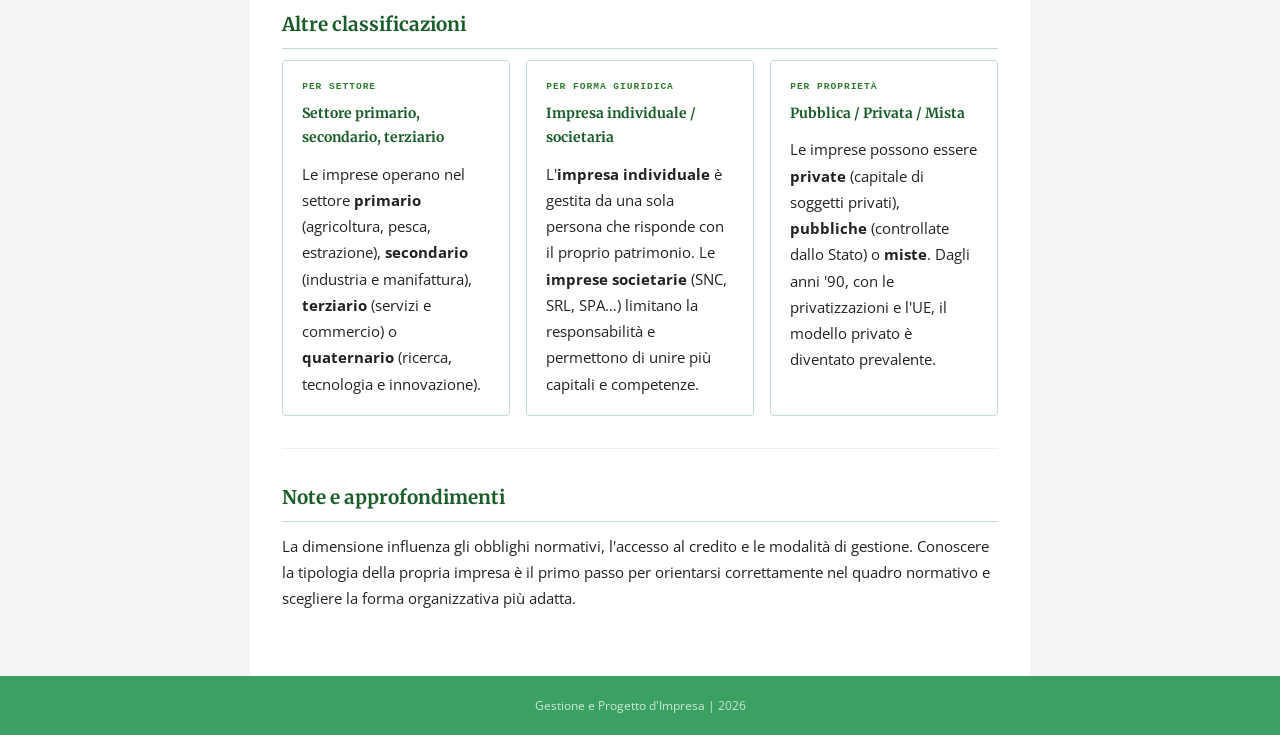
<file: tipologie-imprese.html>
<!DOCTYPE html>
<html lang="it">
<head>
  <meta charset="UTF-8" />
  <meta name="viewport" content="width=device-width, initial-scale=1.0" />
  <title>Tipologie di imprese</title>
  <link rel="stylesheet" href="style.css" />
</head>
<body>

<header class="navbar">
  <div class="logo">&#9670;&nbsp;Art. 41 &amp; <span>L'Impresa</span></div>
  <nav>
    <a href="index.html">Indice</a>
    <a href="liberta-iniziativa.html">Libertà</a>
    <a href="limiti-stato.html">Limiti &amp; Stato</a>
    <a href="valore-impresa.html">Valore</a>
    <a href="sostenibilita.html">Sostenibilità</a>
    <a href="tipologie-imprese.html" class="active">Tipologie</a>
    <a href="legalita.html">Legalità</a>
  </nav>
</header>

<div class="page">

  <section class="hero">
    <div class="hero-grid"></div>
    <div class="hero-tag">Capitolo 05 &mdash; Tipologie</div>
    <h1>Tipologie di<br><em>imprese</em></h1>
    <p class="subtitle">Classificazioni per dimensione, obiettivo, settore e forma giuridica.</p>
  </section>

  <main class="content">

    <!-- INTRODUZIONE -->
    <h2 class="section-title">Introduzione</h2>
    <p>La libertà di iniziativa economica sancita dalla Costituzione si traduce in una grande varietà di forme imprenditoriali. Le imprese possono essere classificate secondo diversi criteri: dimensione, obiettivo, settore di attività e forma giuridica.</p>

    <hr class="sep" />

    <!-- CLASSIFICAZIONE PER DIMENSIONE -->
    <h2 class="section-title">Classificazione per dimensione</h2>
    <div class="cards">

      <div class="card">
        <span class="card-label">Dimensione 1</span>
        <h3>Micro impresa</h3>
        <p><strong>Meno di 10 dipendenti</strong>, fatturato annuo fino a 2 milioni di euro. È la forma più diffusa in Italia, spesso a conduzione familiare. Ha obblighi burocratici ridotti e grande flessibilità operativa.</p>
      </div>

      <div class="card">
        <span class="card-label">Dimensione 2</span>
        <h3>Piccola impresa</h3>
        <p><strong>Da 10 a 49 dipendenti</strong>, fatturato fino a 10 milioni di euro. Ha obblighi normativi più articolati rispetto alla microimpresa e maggiore accesso al credito bancario e ai fondi europei.</p>
      </div>

      <div class="card">
        <span class="card-label">Dimensione 3</span>
        <h3>Media impresa</h3>
        <p><strong>Da 50 a 249 dipendenti</strong>, fatturato fino a 50 milioni di euro. Strutture organizzative più complesse, accesso a finanziamenti nazionali ed europei, e spesso inserita in reti di filiera o distretti industriali.</p>
      </div>

      <div class="card">
        <span class="card-label">Dimensione 4</span>
        <h3>Grande impresa</h3>
        <p><strong>Oltre 250 dipendenti</strong> e fatturato superiore a 50 milioni di euro. Soggetta ai più stringenti obblighi normativi, di rendicontazione non finanziaria e di responsabilità sociale d'impresa (CSR).</p>
      </div>

    </div>

    <hr class="sep" />

    <!-- CLASSIFICAZIONE PER OBIETTIVI -->
    <h2 class="section-title alt">Classificazione per obiettivi</h2>
    <div class="two-col">
      <div>
        <h3 style="font-family:var(--ff-head);font-weight:700;font-size:1rem;margin-bottom:.75rem;">Imprese profit</h3>
          <p>Le imprese profit perseguono il profitto come obiettivo principale. Comprendono ditte individuali, società di persone e società di capitali che distribuiscono gli utili ai propri soci o azionisti.</p>
      </div>
      <div>
        <h3 style="font-family:var(--ff-head);font-weight:700;font-size:1rem;margin-bottom:.75rem;">Imprese no-profit / sociali</h3>
          <p>Le imprese no-profit, le cooperative e le imprese sociali operano con finalità collettive o mutualistiche, reinvestendo gli eventuali utili nella propria missione sociale anziché distribuirli.</p>
      </div>
    </div>

    <hr class="sep" />

    <!-- ALTRE CLASSIFICAZIONI -->
    <h2 class="section-title">Altre classificazioni</h2>
    <div class="cards">

      <div class="card">
        <span class="card-label">Per settore</span>
        <h3>Settore primario, secondario, terziario</h3>
        <p>Le imprese operano nel settore <strong>primario</strong> (agricoltura, pesca, estrazione), <strong>secondario</strong> (industria e manifattura), <strong>terziario</strong> (servizi e commercio) o <strong>quaternario</strong> (ricerca, tecnologia e innovazione).</p>
      </div>

      <div class="card">
        <span class="card-label">Per forma giuridica</span>
        <h3>Impresa individuale / societaria</h3>
        <p>L'<strong>impresa individuale</strong> è gestita da una sola persona che risponde con il proprio patrimonio. Le <strong>imprese societarie</strong> (SNC, SRL, SPA…) limitano la responsabilità e permettono di unire più capitali e competenze.</p>
      </div>

      <div class="card">
        <span class="card-label">Per proprietà</span>
        <h3>Pubblica / Privata / Mista</h3>
        <p>Le imprese possono essere <strong>private</strong> (capitale di soggetti privati), <strong>pubbliche</strong> (controllate dallo Stato) o <strong>miste</strong>. Dagli anni '90, con le privatizzazioni e l'UE, il modello privato è diventato prevalente.</p>
      </div>

    </div>

    <hr class="sep" />

    <!-- NOTE -->
    <h2 class="section-title">Note e approfondimenti</h2>
    <p>La dimensione influenza gli obblighi normativi, l'accesso al credito e le modalità di gestione. Conoscere la tipologia della propria impresa è il primo passo per orientarsi correttamente nel quadro normativo e scegliere la forma organizzativa più adatta.</p>

  </main>

  <footer>
    <p> Gestione e Progetto d'Impresa | 2026</p>
  </footer>
</div>
</body>
</html>
</file>
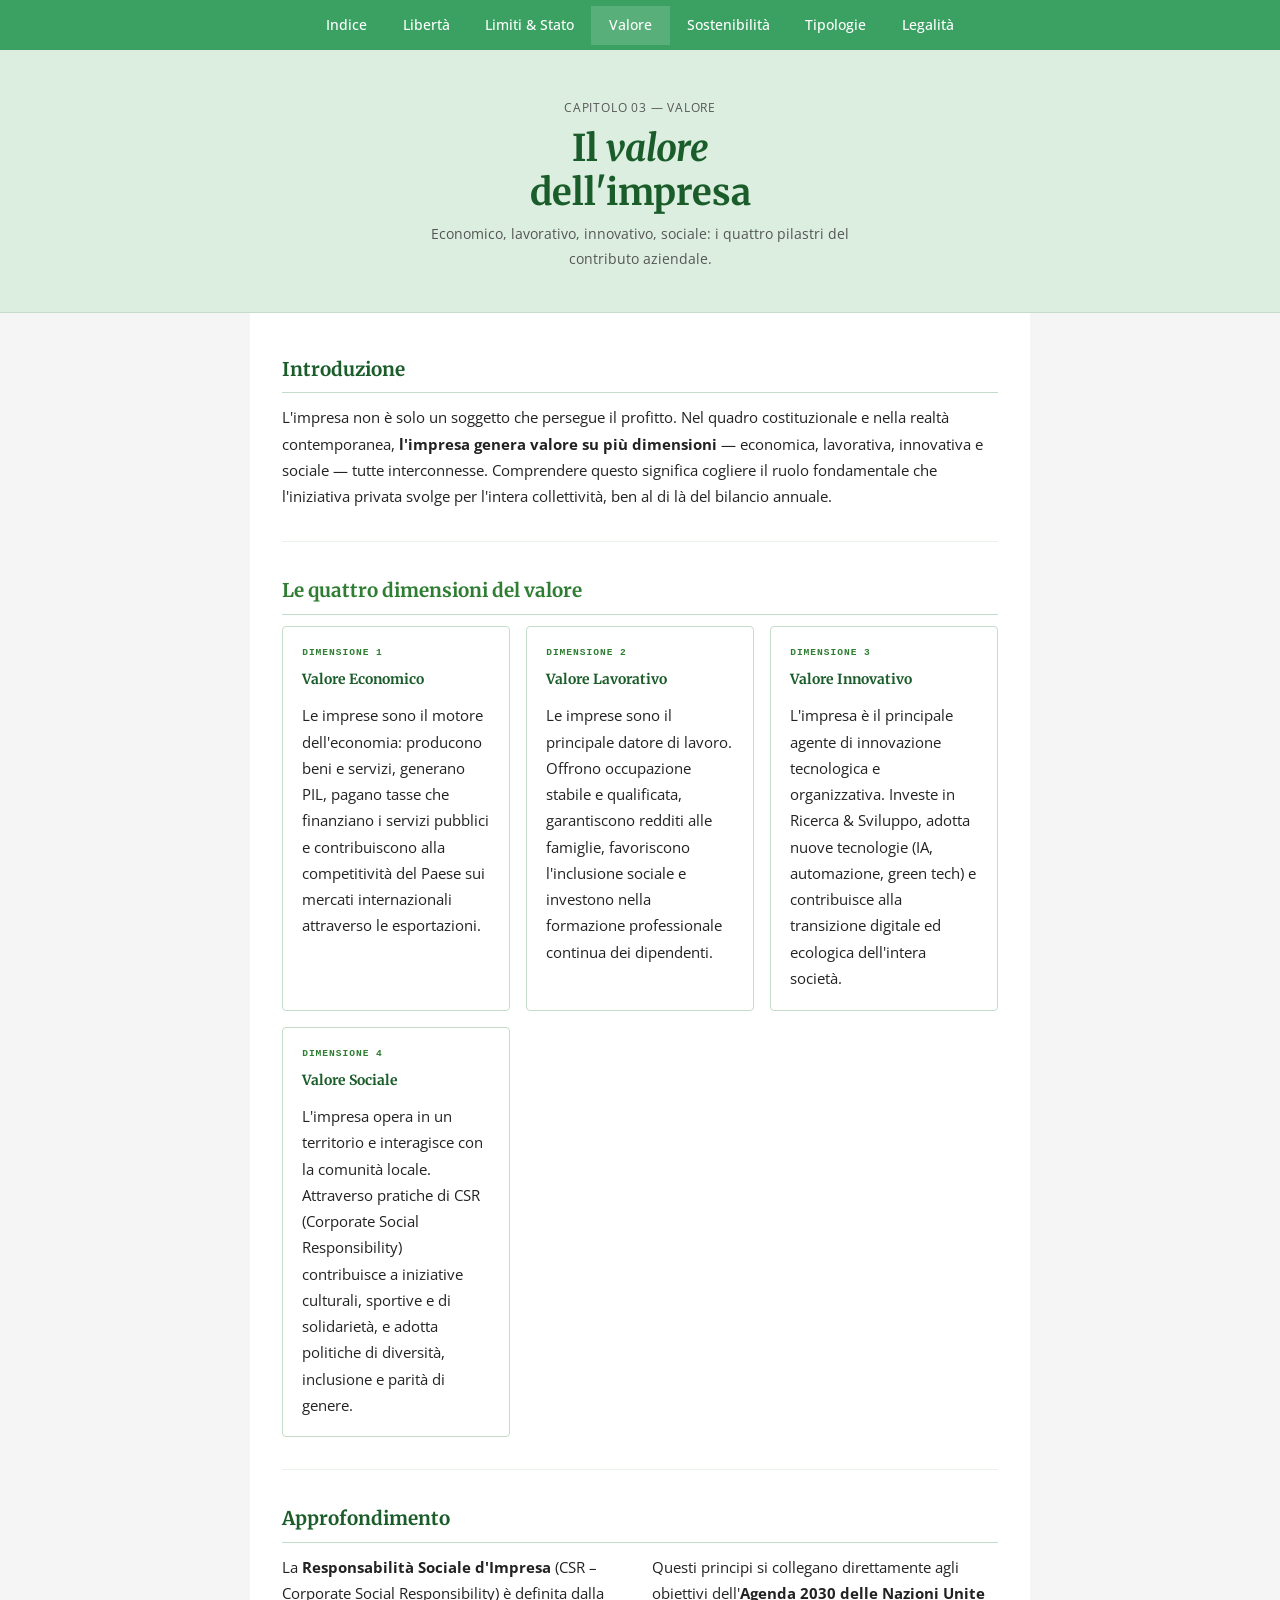
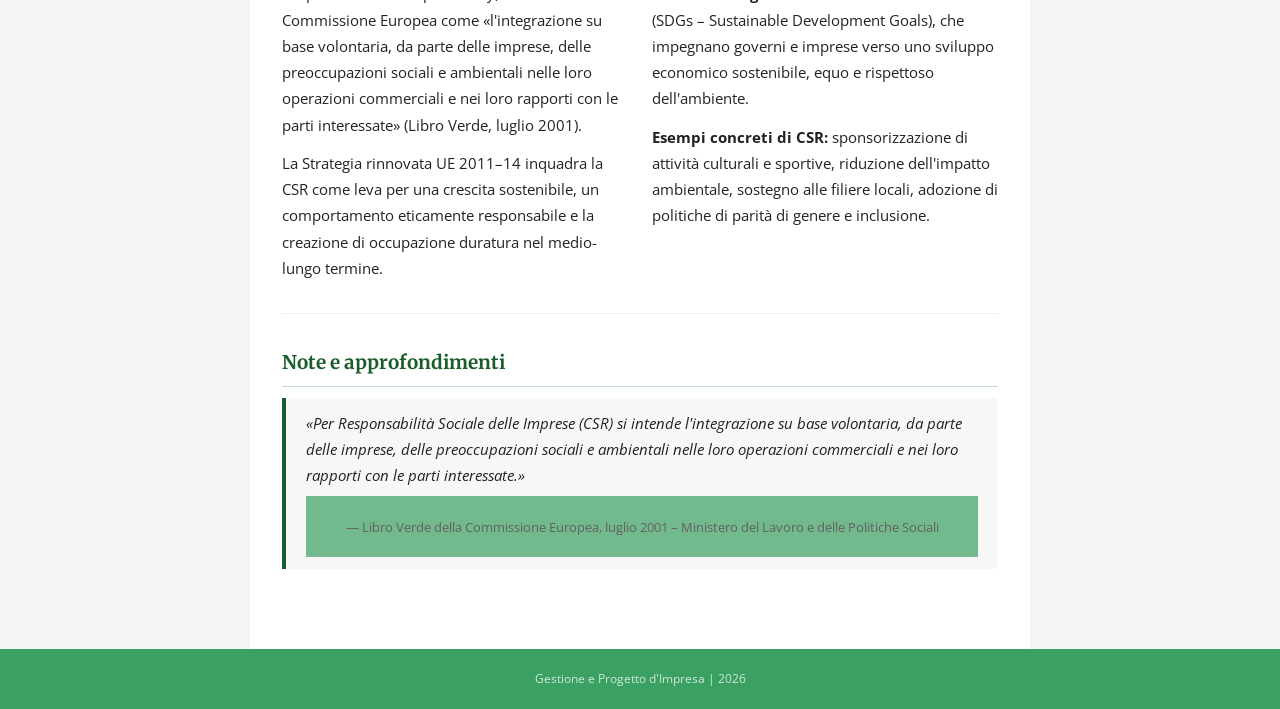
<file: valore-impresa.html>
<!DOCTYPE html>
<html lang="it">
<head>
  <meta charset="UTF-8" />
  <meta name="viewport" content="width=device-width, initial-scale=1.0" />
  <title>Il valore dell'impresa</title>
  <link rel="stylesheet" href="style.css" />
</head>
<body>

<header class="navbar">
  <div class="logo">&#9670;&nbsp;Art. 41 &amp; <span>L'Impresa</span></div>
  <nav>
    <a href="index.html">Indice</a>
    <a href="liberta-iniziativa.html">Libertà</a>
    <a href="limiti-stato.html">Limiti &amp; Stato</a>
    <a href="valore-impresa.html" class="active">Valore</a>
    <a href="sostenibilita.html">Sostenibilità</a>
    <a href="tipologie-imprese.html">Tipologie</a>
    <a href="legalita.html">Legalità</a>
  </nav>
</header>

<div class="page">

  <section class="hero">
    <div class="hero-grid"></div>
    <div class="hero-tag">Capitolo 03 &mdash; Valore</div>
    <h1>Il <em>valore</em><br>dell'impresa</h1>
    <p class="subtitle">Economico, lavorativo, innovativo, sociale: i quattro pilastri del contributo aziendale.</p>
  </section>

  <main class="content">

    <!-- INTRODUZIONE -->
    <h2 class="section-title">Introduzione</h2>
    <p>L'impresa non è solo un soggetto che persegue il profitto. Nel quadro costituzionale e nella realtà contemporanea, <strong>l'impresa genera valore su più dimensioni</strong> — economica, lavorativa, innovativa e sociale — tutte interconnesse. Comprendere questo significa cogliere il ruolo fondamentale che l'iniziativa privata svolge per l'intera collettività, ben al di là del bilancio annuale.</p>

    <hr class="sep" />

    <!-- I 4 VALORI -->
    <h2 class="section-title alt">Le quattro dimensioni del valore</h2>
    <div class="cards">

      <div class="card">
        <span class="card-label">Dimensione 1</span>
        <h3>Valore Economico</h3>
        <p>Le imprese sono il motore dell'economia: producono beni e servizi, generano PIL, pagano tasse che finanziano i servizi pubblici e contribuiscono alla competitività del Paese sui mercati internazionali attraverso le esportazioni.</p>
      </div>

      <div class="card">
        <span class="card-label">Dimensione 2</span>
        <h3>Valore Lavorativo</h3>
        <p>Le imprese sono il principale datore di lavoro. Offrono occupazione stabile e qualificata, garantiscono redditi alle famiglie, favoriscono l'inclusione sociale e investono nella formazione professionale continua dei dipendenti.</p>
      </div>

      <div class="card">
        <span class="card-label">Dimensione 3</span>
        <h3>Valore Innovativo</h3>
        <p>L'impresa è il principale agente di innovazione tecnologica e organizzativa. Investe in Ricerca &amp; Sviluppo, adotta nuove tecnologie (IA, automazione, green tech) e contribuisce alla transizione digitale ed ecologica dell'intera società.</p>
      </div>

      <div class="card">
        <span class="card-label">Dimensione 4</span>
        <h3>Valore Sociale</h3>
        <p>L'impresa opera in un territorio e interagisce con la comunità locale. Attraverso pratiche di CSR (Corporate Social Responsibility) contribuisce a iniziative culturali, sportive e di solidarietà, e adotta politiche di diversità, inclusione e parità di genere.</p>
      </div>

    </div>

    <hr class="sep" />

    <!-- APPROFONDIMENTO DI UNA DIMENSIONE -->
    <h2 class="section-title">Approfondimento</h2>
    <div class="two-col">
      <div>
        <p>La <strong>Responsabilità Sociale d'Impresa</strong> (CSR – Corporate Social Responsibility) è definita dalla Commissione Europea come «l'integrazione su base volontaria, da parte delle imprese, delle preoccupazioni sociali e ambientali nelle loro operazioni commerciali e nei loro rapporti con le parti interessate» (Libro Verde, luglio 2001).</p>
        <p style="margin-top:.75rem;">La Strategia rinnovata UE 2011–14 inquadra la CSR come leva per una crescita sostenibile, un comportamento eticamente responsabile e la creazione di occupazione duratura nel medio-lungo termine.</p>
      </div>
      <div>
        <p>Questi principi si collegano direttamente agli obiettivi dell'<strong>Agenda 2030 delle Nazioni Unite</strong> (SDGs – Sustainable Development Goals), che impegnano governi e imprese verso uno sviluppo economico sostenibile, equo e rispettoso dell'ambiente.</p>
        <p style="margin-top:.75rem;"><strong>Esempi concreti di CSR:</strong> sponsorizzazione di attività culturali e sportive, riduzione dell'impatto ambientale, sostegno alle filiere locali, adozione di politiche di parità di genere e inclusione.</p>
      </div>
    </div>

    <hr class="sep" />

    <!-- NOTE -->
    <h2 class="section-title">Note e approfondimenti</h2>
    <blockquote style="font-style:italic;border-left:4px solid var(--accent,#c00);padding:.75rem 1.25rem;margin:0 0 1rem;background:rgba(0,0,0,.03);border-radius:0 4px 4px 0;">
      «Per Responsabilità Sociale delle Imprese (CSR) si intende l'integrazione su base volontaria, da parte delle imprese, delle preoccupazioni sociali e ambientali nelle loro operazioni commerciali e nei loro rapporti con le parti interessate.»
      <footer style="margin-top:.5rem;font-style:normal;font-size:.8rem;opacity:.7;">— Libro Verde della Commissione Europea, luglio 2001 – Ministero del Lavoro e delle Politiche Sociali</footer>
    </blockquote>

  </main>

  <footer>
    <p> Gestione e Progetto d'Impresa | 2026</p>
  </footer>
</div>
</body>
</html>
</file>
<file: style.css>
/* =========================================================
   PROGETTO — Art. 41 Costituzione & Impresa  |  style.css
   ========================================================= */

@import url('https://fonts.googleapis.com/css2?family=Merriweather:ital,wght@0,400;0,700;1,400&family=Open+Sans:wght@400;500;600&display=swap');

:root {
  --bg:          #f5f5f5;
  --surface:     #ffffff;
  --card:        #ffffff;
  --border:      #c5ddc8;
  --border-light:#e8f3ea;
  --text:        #222222;
  --muted:       #555555;
  --accent:      #1a5c2a;
  --accent2:     #2e7d32;
  --accent-bg:   #dceee0;
  --hero-bg:     #dceee0;
  --nav-bg:      #3ba162;
  --ff-head:     'Merriweather', serif;
  --ff-body:     'Open Sans', sans-serif;
  --ff-mono:     'Courier New', monospace;
  --radius:      4px;
  --transition:  0.18s ease;
}

*, *::before, *::after { box-sizing: border-box; margin: 0; padding: 0; }
html { scroll-behavior: smooth; }
body {
  background: var(--bg);
  color: var(--text);
  font-family: var(--ff-body);
  font-size: 15px;
  font-weight: 400;
  line-height: 1.75;
  min-height: 100vh;
}
a { color: var(--accent2); text-decoration: none; transition: opacity var(--transition); }
a:hover { text-decoration: underline; opacity: 0.8; }

/* ── Navbar ── */
.navbar {
  position: fixed;
  top: 0; left: 0; right: 0;
  z-index: 100;
  display: flex;
  align-items: center;
  justify-content: center;
  padding: 0 2rem;
  height: 50px;
  background: var(--nav-bg);
}
.navbar .logo { display: none; }
.navbar nav { display: flex; gap: 0; }
.navbar nav a {
  font-family: var(--ff-body);
  font-size: 0.88rem;
  font-weight: 500;
  color: #ffffff;
  padding: 0.45rem 1.1rem;
  white-space: nowrap;
  border-radius: 0;
  transition: background var(--transition);
  opacity: 1;
}
.navbar nav a:hover,
.navbar nav a.active {
  background: rgba(255,255,255,0.15);
  text-decoration: none;
}

/* ── Page ── */
.page { padding-top: 50px; }

/* ── Hero ── */
.hero {
  background: var(--hero-bg);
  padding: 3rem 2rem 2.5rem;
  text-align: center;
  border-bottom: 1px solid var(--border);
  position: relative;
}
.hero::before, .hero-grid { display: none; }
.hero-tag {
  font-family: var(--ff-body);
  font-size: 0.72rem;
  color: var(--muted);
  letter-spacing: 0.07em;
  text-transform: uppercase;
  margin-bottom: 0.5rem;
}
.hero h1 {
  font-family: var(--ff-head);
  font-weight: 700;
  font-size: clamp(1.55rem, 3.5vw, 2.3rem);
  line-height: 1.2;
  color: var(--accent);
  margin-bottom: 0.5rem;
}
.hero h1 em { font-style: italic; color: var(--accent); }
.hero p.subtitle {
  font-size: 0.88rem;
  color: var(--muted);
  max-width: 480px;
  margin: 0 auto;
}

/* ── Content ── */
.content {
  max-width: 780px;
  margin: 0 auto;
  padding: 2.5rem 2rem 4rem;
  background: var(--surface);
}

/* ── Section title ── */
.section-title {
  font-family: var(--ff-head);
  font-weight: 700;
  font-size: 1.18rem;
  color: var(--accent);
  margin-bottom: 0.7rem;
  padding-bottom: 0.4rem;
  border-bottom: 1px solid var(--border);
  display: block;
}
.section-title::before { display: none; }
.section-title.alt { color: var(--accent2); }

/* ── Placeholder ── */
.placeholder {
  border: 1px dashed var(--border);
  border-radius: var(--radius);
  padding: 1.2rem 1.4rem;
  margin-bottom: 1.4rem;
  min-height: 80px;
  color: var(--muted);
  font-size: 0.8rem;
  font-family: var(--ff-mono);
  background: #f6fbf7;
  position: relative;
}
.placeholder::after {
  content: attr(data-label);
  position: absolute;
  top: -0.5rem; left: 0.75rem;
  background: #f6fbf7;
  padding: 0 0.3rem;
  font-size: 0.6rem;
  color: var(--accent2);
  letter-spacing: 0.07em;
  text-transform: uppercase;
  font-weight: 600;
}

/* Testo normale */
.section-body p { margin-bottom: 1rem; }
.section-body p:last-child { margin-bottom: 0; }
.section-body h3 {
  font-family: var(--ff-head);
  font-weight: 700;
  font-size: 1rem;
  margin: 1.4rem 0 0.5rem;
  color: var(--accent);
}
.section-body ul { padding-left: 1.4rem; margin-bottom: 1rem; }
.section-body ul li { margin-bottom: 0.4rem; }
.section-body strong { font-weight: 600; }

/* ── Cards ── */
.cards {
  display: grid;
  grid-template-columns: repeat(auto-fill, minmax(200px, 1fr));
  gap: 1rem;
  margin-bottom: 2rem;
}
.card {
  background: var(--card);
  border: 1px solid var(--border);
  border-radius: var(--radius);
  padding: 1.15rem 1.2rem;
}
.card-label {
  font-family: var(--ff-mono);
  font-size: 0.6rem;
  color: var(--accent2);
  letter-spacing: 0.1em;
  text-transform: uppercase;
  margin-bottom: 0.3rem;
  display: block;
  font-weight: 600;
}
.card h3 {
  font-family: var(--ff-head);
  font-weight: 700;
  font-size: 0.87rem;
  margin-bottom: 0.7rem;
  color: var(--accent);
}
.card .placeholder { min-height: 55px; margin-bottom: 0; padding: 0.7rem 0.85rem; }

/* ── Two-col ── */
.two-col {
  display: grid;
  grid-template-columns: 1fr 1fr;
  gap: 1.5rem;
  margin-bottom: 2rem;
  align-items: start;
}
@media (max-width: 640px) { .two-col { grid-template-columns: 1fr; } }

/* ── Separator ── */
.sep { border: none; border-top: 1px solid var(--border-light); margin: 2rem 0; }

/* ── Index nav cards ── */
.nav-cards {
  display: grid;
  grid-template-columns: repeat(auto-fill, minmax(260px, 1fr));
  gap: 0.85rem;
  margin-bottom: 2.5rem;
}
.nav-card {
  background: var(--card);
  border: 1px solid var(--border);
  border-radius: var(--radius);
  padding: 1.05rem 1.25rem;
  display: flex; align-items: center; gap: 0.9rem;
  color: var(--text);
  transition: border-color var(--transition), background var(--transition);
}
.nav-card:hover {
  border-color: var(--accent2);
  background: var(--accent-bg);
  text-decoration: none;
  opacity: 1;
}
.nav-card-num {
  font-family: var(--ff-mono);
  font-size: 1.2rem;
  font-weight: 700;
  color: var(--accent2);
  opacity: 0.4;
  flex-shrink: 0;
}
.nav-card-text h3 {
  font-family: var(--ff-body);
  font-weight: 600;
  font-size: 0.86rem;
  margin-bottom: 0.1rem;
  color: var(--accent);
}
.nav-card-text p { font-size: 0.73rem; color: var(--muted); margin: 0; }

/* ── Footer ── */
footer {
  background: var(--nav-bg);
  padding: 1.2rem 2rem;
  display: flex; align-items: center; justify-content: center;
  flex-wrap: wrap; gap: 1rem;
  text-align: center;
}
footer p { font-family: var(--ff-body); font-size: 0.75rem; color: rgba(255,255,255,0.75); }
footer .footer-links { display: flex; gap: 1.25rem; }
footer .footer-links a {
  font-family: var(--ff-body);
  font-size: 0.75rem;
  color: rgba(255,255,255,0.7);
}
footer .footer-links a:hover { color: #ffffff; text-decoration: none; opacity: 1; }

@media (max-width: 900px) {
  .navbar { justify-content: flex-start; padding: 0 1.25rem; }
  .navbar nav a { padding: 0.4rem 0.75rem; font-size: 0.8rem; }
  .hero { padding: 2.5rem 1.5rem 2rem; }
  .content { padding: 2rem 1.25rem 3.5rem; }
}
</file>
